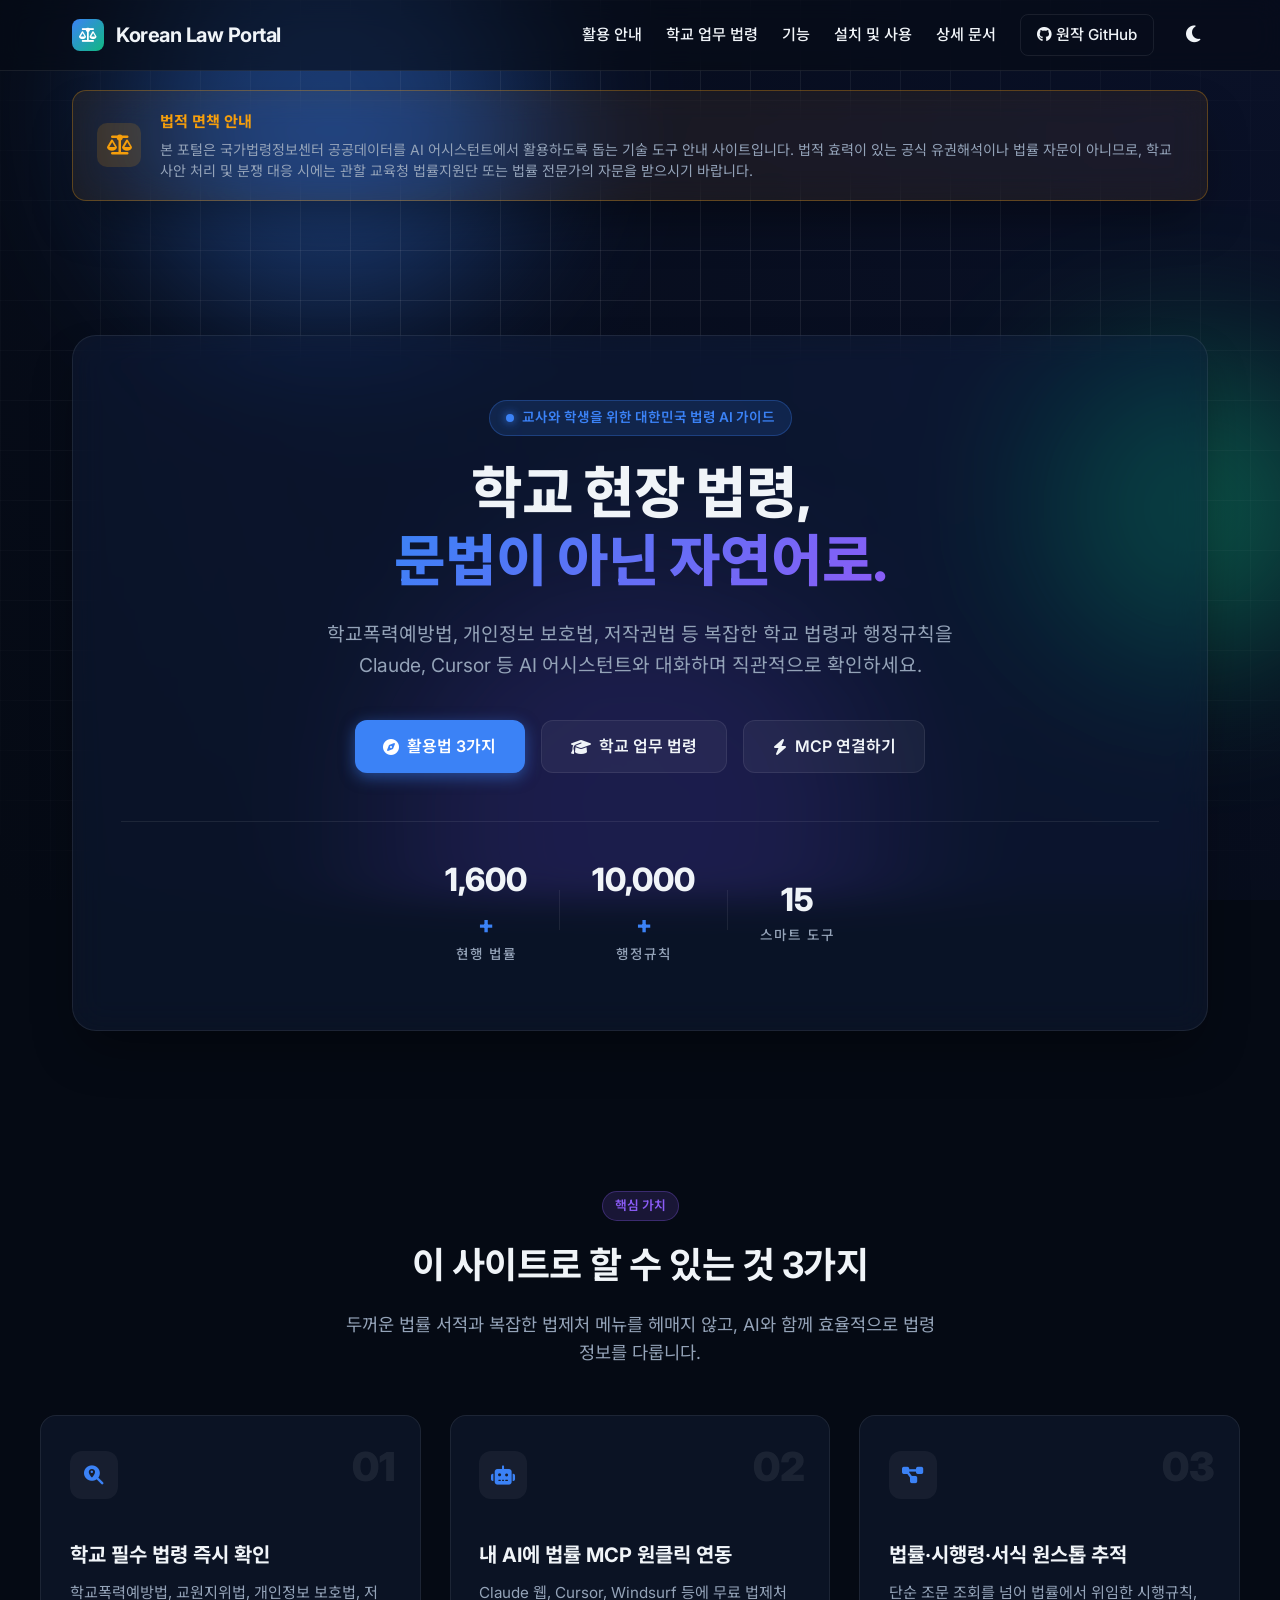
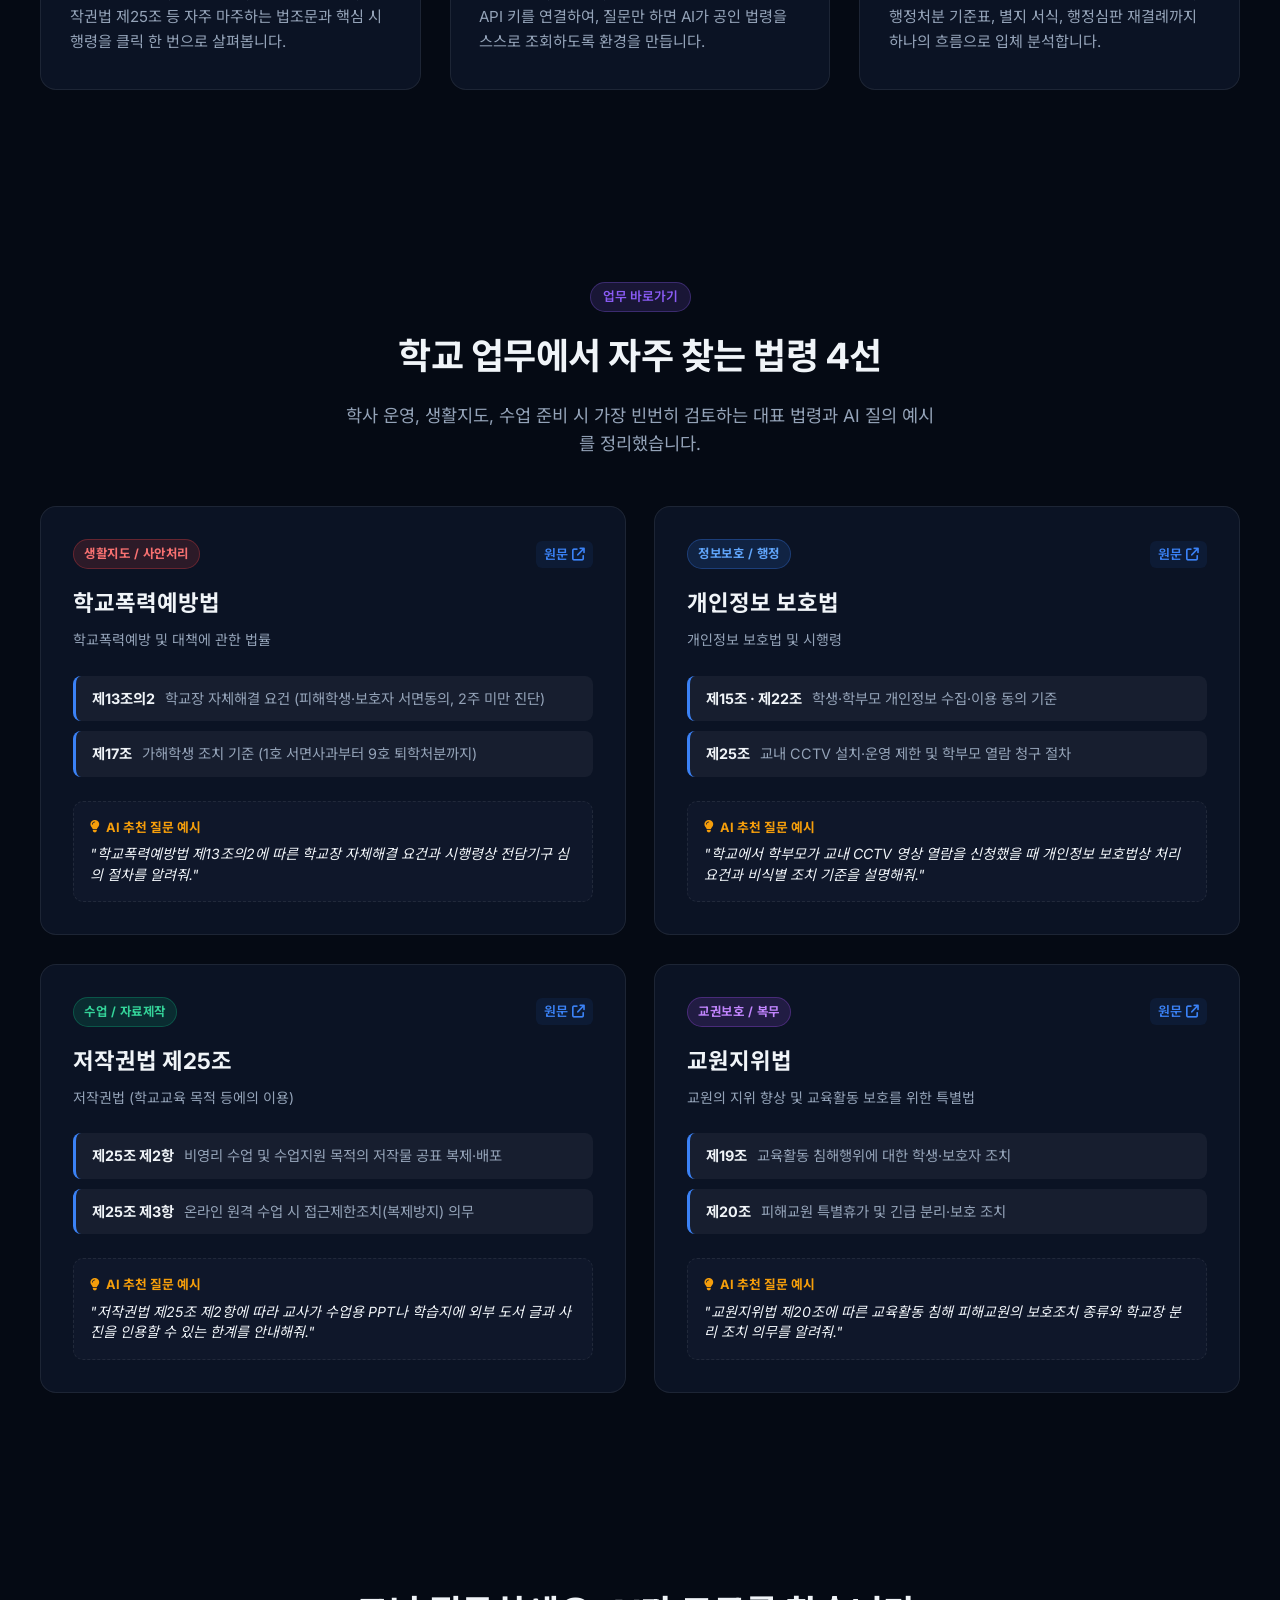
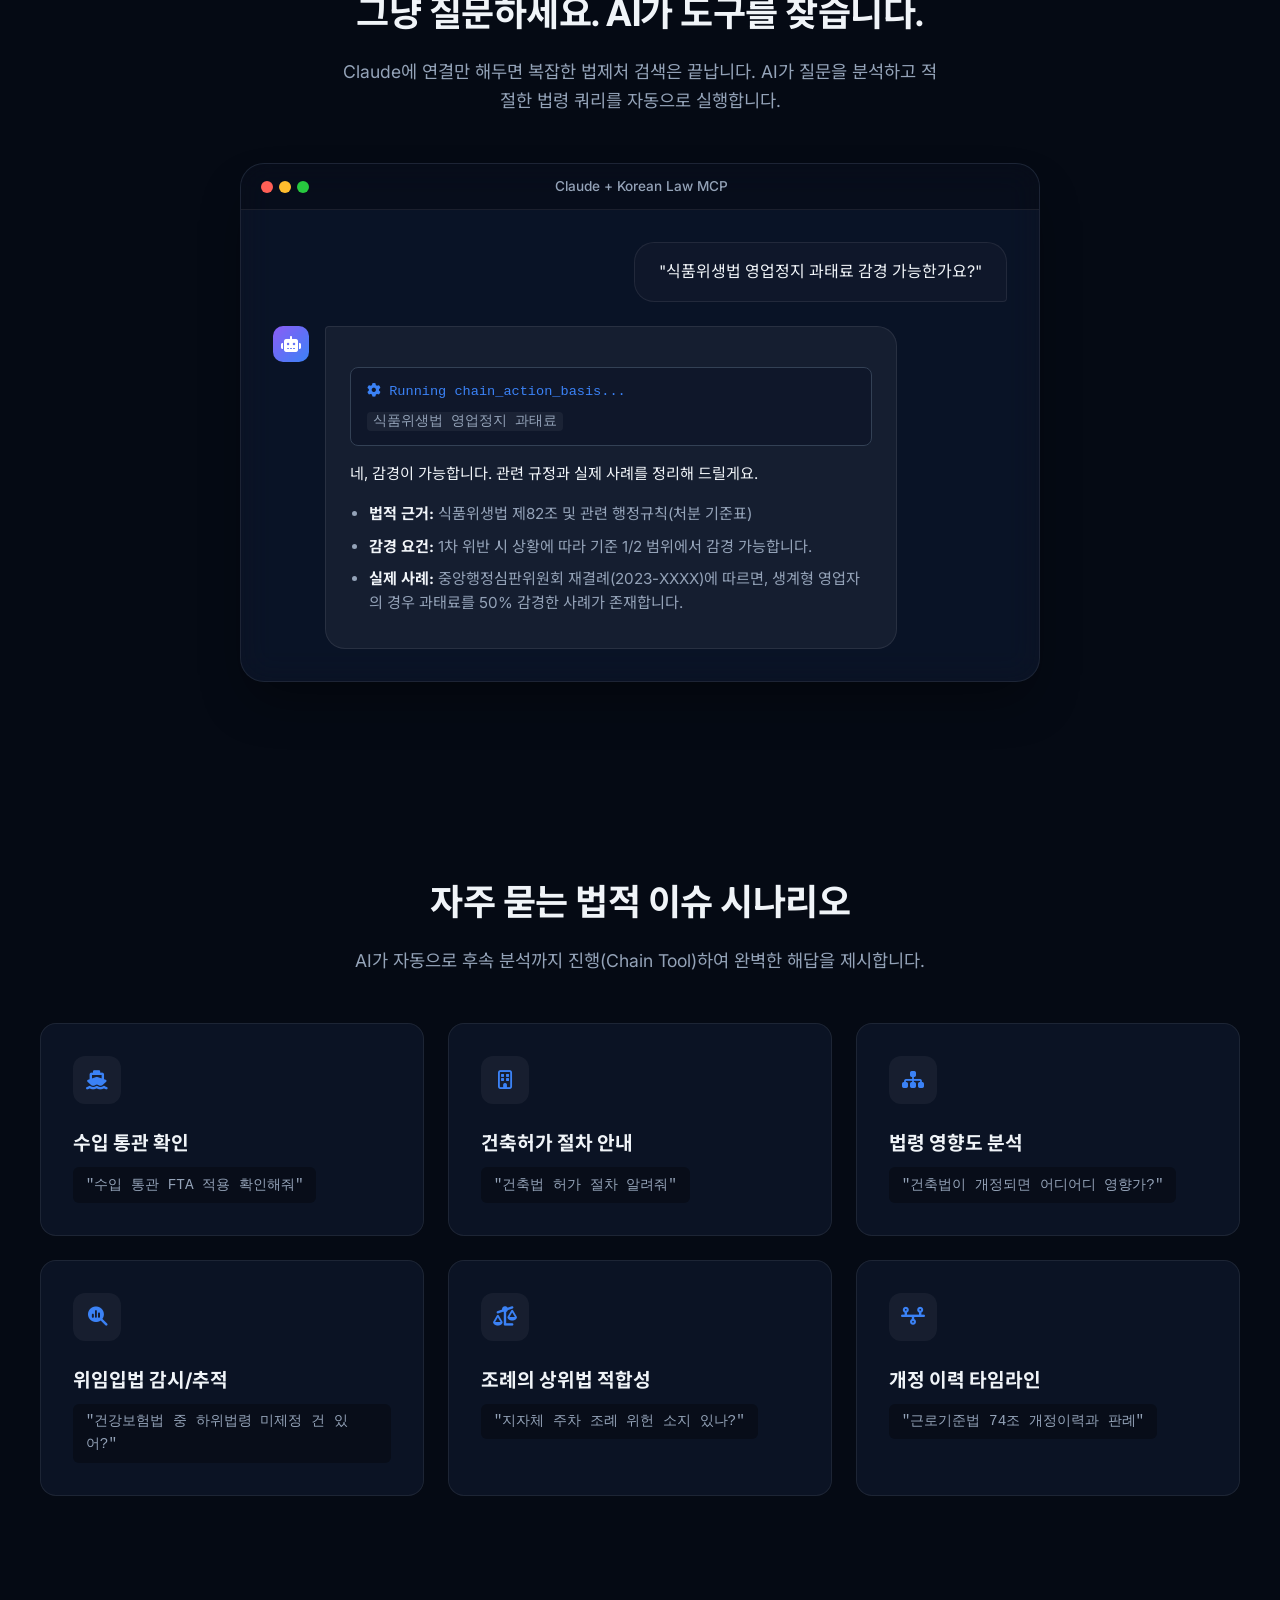
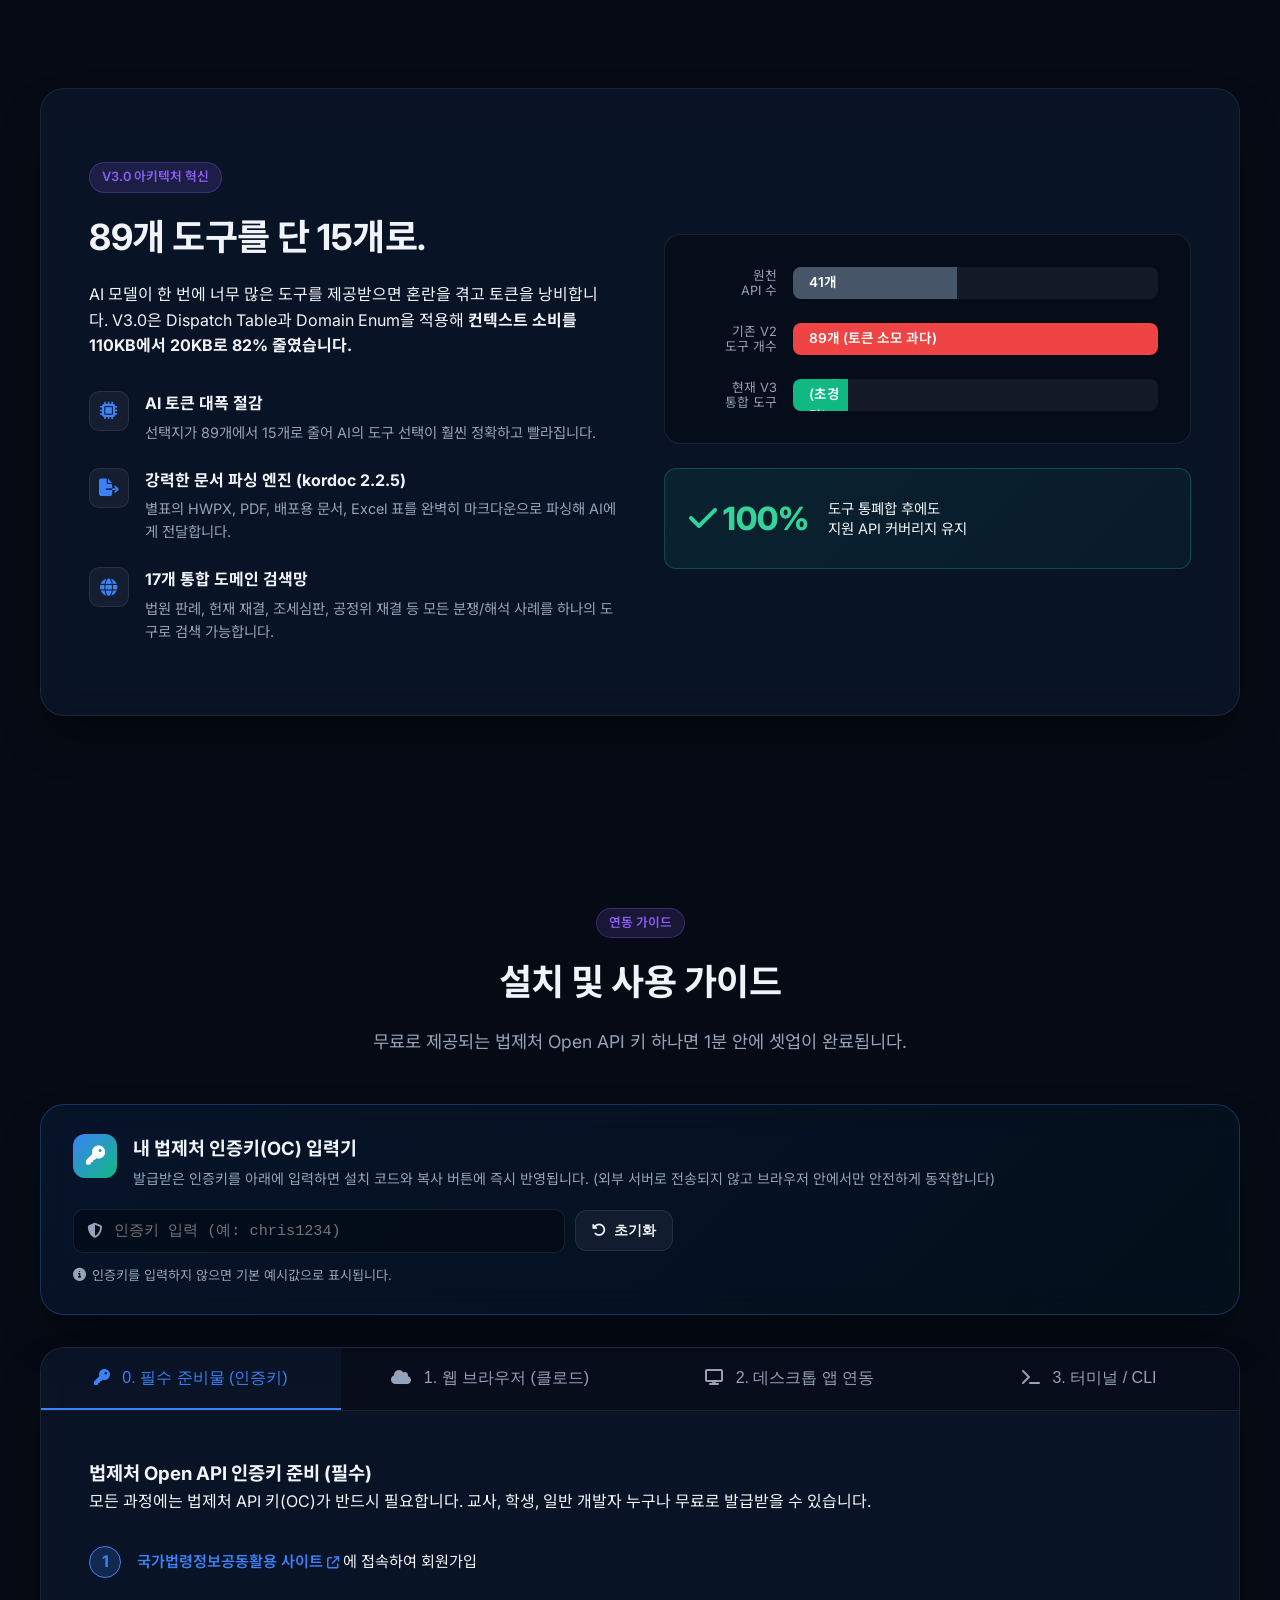
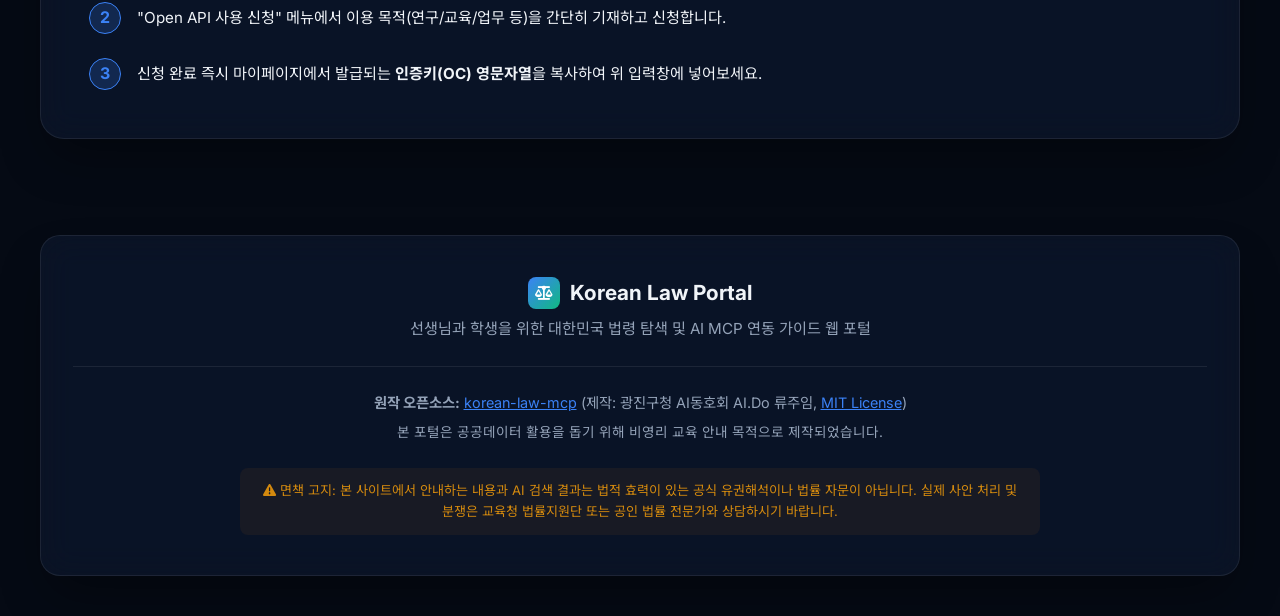
<file: index.html>
<!DOCTYPE html>
<html lang="ko">
<head>
    <meta charset="UTF-8">
    <meta name="viewport" content="width=device-width, initial-scale=1.0">
    <title>Korean Law Portal | 교사를 위한 대한민국 법령 AI 도구 안내</title>
    <meta name="description" content="학교폭력예방법, 개인정보 보호법, 저작권법 제25조 등 학교 업무에 필요한 법령을 AI 어시스턴트로 손쉽게 찾는 교사용 법률 MCP 가이드 포털">
    <meta property="og:title" content="Korean Law Portal | 교사를 위한 대한민국 법령 AI 도구 안내">
    <meta property="og:description" content="학교 현장의 복잡한 법령과 행정규칙을 AI 어시스턴트로 손쉽게 조회하고 활용할 수 있는 가이드 포털">
    <meta property="og:type" content="website">
    <!-- Google Fonts -->
    <link rel="preconnect" href="https://fonts.googleapis.com">
    <link rel="preconnect" href="https://fonts.gstatic.com" crossorigin>
    <link href="https://fonts.googleapis.com/css2?family=Inter:wght@300;400;500;600;700&family=Noto+Sans+KR:wght@300;400;500;700;900&display=swap" rel="stylesheet">
    <!-- FontAwesome -->
    <link rel="stylesheet" href="https://cdnjs.cloudflare.com/ajax/libs/font-awesome/6.4.0/css/all.min.css">
    <link rel="stylesheet" href="style.css">
</head>
<body>
    <div class="bg-animated">
        <div class="orb orb-1"></div>
        <div class="orb orb-2"></div>
        <div class="orb orb-3"></div>
        <div class="grid-overlay"></div>
    </div>
    
    <!-- Navbar -->
    <nav class="glass-nav">
        <div class="container nav-content">
            <div class="logo">
                <div class="logo-icon"><i class="fa-solid fa-scale-balanced"></i></div>
                <span>Korean Law Portal</span>
            </div>
            <div class="nav-links">
                <a href="#three-things">활용 안내</a>
                <a href="#school-laws">학교 업무 법령</a>
                <a href="#features">기능</a>
                <a href="#installation">설치 및 사용</a>
                <a href="docs.html">상세 문서</a>
                <a href="https://github.com/chrisryugj/korean-law-mcp" target="_blank" class="btn-outline"><i class="fa-brands fa-github"></i> 원작 GitHub</a>
                <button class="theme-toggle-btn" id="theme-toggle" aria-label="테마 변경"><i class="fa-solid fa-moon"></i></button>
            </div>
            <button class="mobile-menu-btn"><i class="fa-solid fa-bars"></i></button>
        </div>
    </nav>

    <!-- Legal Disclaimer Banner -->
    <div class="container disclaimer-container">
        <div class="disclaimer-banner glass-panel">
            <div class="disclaimer-icon-wrap">
                <i class="fa-solid fa-scale-balanced"></i>
            </div>
            <div class="disclaimer-body">
                <strong>법적 면책 안내</strong>
                <p>본 포털은 국가법령정보센터 공공데이터를 AI 어시스턴트에서 활용하도록 돕는 기술 도구 안내 사이트입니다. 법적 효력이 있는 공식 유권해석이나 법률 자문이 아니므로, 학교 사안 처리 및 분쟁 대응 시에는 관할 교육청 법률지원단 또는 법률 전문가의 자문을 받으시기 바랍니다.</p>
            </div>
        </div>
    </div>

    <!-- Hero Section -->
    <header class="hero container">
        <div class="hero-content glass-panel" data-tilt>
            <div class="badge">
                <span class="pulse"></span>
                교사와 학생을 위한 대한민국 법령 AI 가이드
            </div>
            <h1>학교 현장 법령,<br><span class="highlight">문법이 아닌 자연어로.</span></h1>
            <p class="subtitle">학교폭력예방법, 개인정보 보호법, 저작권법 등 복잡한 학교 법령과 행정규칙을<br>Claude, Cursor 등 AI 어시스턴트와 대화하며 직관적으로 확인하세요.</p>
            
            <div class="hero-actions">
                <a href="#three-things" class="btn btn-primary"><i class="fa-solid fa-compass"></i> 활용법 3가지</a>
                <a href="#school-laws" class="btn btn-secondary"><i class="fa-solid fa-graduation-cap"></i> 학교 업무 법령</a>
                <a href="#installation" class="btn btn-outline-hero"><i class="fa-solid fa-bolt"></i> MCP 연결하기</a>
            </div>

            <div class="stats-container">
                <div class="stat-item">
                    <span class="stat-value" data-val="1600">0</span><span class="stat-plus">+</span>
                    <span class="stat-label">현행 법률</span>
                </div>
                <div class="stat-border"></div>
                <div class="stat-item">
                    <span class="stat-value" data-val="10000">0</span><span class="stat-plus">+</span>
                    <span class="stat-label">행정규칙</span>
                </div>
                <div class="stat-border"></div>
                <div class="stat-item">
                    <span class="stat-value" data-val="15">0</span>
                    <span class="stat-label">스마트 도구</span>
                </div>
            </div>
        </div>
    </header>

    <!-- 3 Things You Can Do Section -->
    <section id="three-things" class="container section">
        <div class="section-heading text-center">
            <span class="pill-badge">핵심 가치</span>
            <h2 class="section-title">이 사이트로 할 수 있는 것 3가지</h2>
            <p class="section-desc">두꺼운 법률 서적과 복잡한 법제처 메뉴를 헤매지 않고, AI와 함께 효율적으로 법령 정보를 다룹니다.</p>
        </div>

        <div class="grid three-grid">
            <div class="glass-card feature-highlight-card">
                <div class="highlight-number">01</div>
                <div class="card-icon-wrapper"><i class="fa-solid fa-magnifying-glass-location card-icon"></i></div>
                <h3>학교 필수 법령 즉시 확인</h3>
                <p>학교폭력예방법, 교원지위법, 개인정보 보호법, 저작권법 제25조 등 자주 마주하는 법조문과 핵심 시행령을 클릭 한 번으로 살펴봅니다.</p>
            </div>

            <div class="glass-card feature-highlight-card">
                <div class="highlight-number">02</div>
                <div class="card-icon-wrapper"><i class="fa-solid fa-robot card-icon"></i></div>
                <h3>내 AI에 법률 MCP 원클릭 연동</h3>
                <p>Claude 웹, Cursor, Windsurf 등에 무료 법제처 API 키를 연결하여, 질문만 하면 AI가 공인 법령을 스스로 조회하도록 환경을 만듭니다.</p>
            </div>

            <div class="glass-card feature-highlight-card">
                <div class="highlight-number">03</div>
                <div class="card-icon-wrapper"><i class="fa-solid fa-diagram-project card-icon"></i></div>
                <h3>법률·시행령·서식 원스톱 추적</h3>
                <p>단순 조문 조회를 넘어 법률에서 위임한 시행규칙, 행정처분 기준표, 별지 서식, 행정심판 재결례까지 하나의 흐름으로 입체 분석합니다.</p>
            </div>
        </div>
    </section>

    <!-- School Laws Shortcuts Section -->
    <section id="school-laws" class="container section">
        <div class="section-heading text-center">
            <span class="pill-badge">업무 바로가기</span>
            <h2 class="section-title">학교 업무에서 자주 찾는 법령 4선</h2>
            <p class="section-desc">학사 운영, 생활지도, 수업 준비 시 가장 빈번히 검토하는 대표 법령과 AI 질의 예시를 정리했습니다.</p>
        </div>

        <div class="grid cards-grid school-laws-grid">
            <!-- 1. 학폭법 -->
            <div class="glass-card school-law-card">
                <div class="card-top">
                    <span class="law-tag hakpok">생활지도 / 사안처리</span>
                    <a href="https://www.law.go.kr/법령/학교폭력예방및대책에관한법률" target="_blank" rel="noopener noreferrer" class="law-link-btn" title="국가법령정보센터 원문 보기">원문 <i class="fa-solid fa-arrow-up-right-from-square"></i></a>
                </div>
                <h3>학교폭력예방법</h3>
                <p class="law-fullname">학교폭력예방 및 대책에 관한 법률</p>
                <div class="law-points">
                    <div class="law-point-item">
                        <strong>제13조의2</strong> 학교장 자체해결 요건 (피해학생·보호자 서면동의, 2주 미만 진단)
                    </div>
                    <div class="law-point-item">
                        <strong>제17조</strong> 가해학생 조치 기준 (1호 서면사과부터 9호 퇴학처분까지)
                    </div>
                </div>
                <div class="ai-prompt-box">
                    <div class="prompt-label"><i class="fa-solid fa-lightbulb"></i> AI 추천 질문 예시</div>
                    <div class="prompt-text">"학교폭력예방법 제13조의2에 따른 학교장 자체해결 요건과 시행령상 전담기구 심의 절차를 알려줘."</div>
                </div>
            </div>

            <!-- 2. 개인정보 보호법 -->
            <div class="glass-card school-law-card">
                <div class="card-top">
                    <span class="law-tag privacy">정보보호 / 행정</span>
                    <a href="https://www.law.go.kr/법령/개인정보보호법" target="_blank" rel="noopener noreferrer" class="law-link-btn" title="국가법령정보센터 원문 보기">원문 <i class="fa-solid fa-arrow-up-right-from-square"></i></a>
                </div>
                <h3>개인정보 보호법</h3>
                <p class="law-fullname">개인정보 보호법 및 시행령</p>
                <div class="law-points">
                    <div class="law-point-item">
                        <strong>제15조 &middot; 제22조</strong> 학생·학부모 개인정보 수집·이용 동의 기준
                    </div>
                    <div class="law-point-item">
                        <strong>제25조</strong> 교내 CCTV 설치·운영 제한 및 학부모 열람 청구 절차
                    </div>
                </div>
                <div class="ai-prompt-box">
                    <div class="prompt-label"><i class="fa-solid fa-lightbulb"></i> AI 추천 질문 예시</div>
                    <div class="prompt-text">"학교에서 학부모가 교내 CCTV 영상 열람을 신청했을 때 개인정보 보호법상 처리 요건과 비식별 조치 기준을 설명해줘."</div>
                </div>
            </div>

            <!-- 3. 저작권법 제25조 -->
            <div class="glass-card school-law-card">
                <div class="card-top">
                    <span class="law-tag copyright">수업 / 자료제작</span>
                    <a href="https://www.law.go.kr/법령/저작권법" target="_blank" rel="noopener noreferrer" class="law-link-btn" title="국가법령정보센터 원문 보기">원문 <i class="fa-solid fa-arrow-up-right-from-square"></i></a>
                </div>
                <h3>저작권법 제25조</h3>
                <p class="law-fullname">저작권법 (학교교육 목적 등에의 이용)</p>
                <div class="law-points">
                    <div class="law-point-item">
                        <strong>제25조 제2항</strong> 비영리 수업 및 수업지원 목적의 저작물 공표 복제·배포
                    </div>
                    <div class="law-point-item">
                        <strong>제25조 제3항</strong> 온라인 원격 수업 시 접근제한조치(복제방지) 의무
                    </div>
                </div>
                <div class="ai-prompt-box">
                    <div class="prompt-label"><i class="fa-solid fa-lightbulb"></i> AI 추천 질문 예시</div>
                    <div class="prompt-text">"저작권법 제25조 제2항에 따라 교사가 수업용 PPT나 학습지에 외부 도서 글과 사진을 인용할 수 있는 한계를 안내해줘."</div>
                </div>
            </div>

            <!-- 4. 교원지위법 -->
            <div class="glass-card school-law-card">
                <div class="card-top">
                    <span class="law-tag teacher">교권보호 / 복무</span>
                    <a href="https://www.law.go.kr/법령/교원의지위향상및교육활동보호를위한특별법" target="_blank" rel="noopener noreferrer" class="law-link-btn" title="국가법령정보센터 원문 보기">원문 <i class="fa-solid fa-arrow-up-right-from-square"></i></a>
                </div>
                <h3>교원지위법</h3>
                <p class="law-fullname">교원의 지위 향상 및 교육활동 보호를 위한 특별법</p>
                <div class="law-points">
                    <div class="law-point-item">
                        <strong>제19조</strong> 교육활동 침해행위에 대한 학생·보호자 조치
                    </div>
                    <div class="law-point-item">
                        <strong>제20조</strong> 피해교원 특별휴가 및 긴급 분리·보호 조치
                    </div>
                </div>
                <div class="ai-prompt-box">
                    <div class="prompt-label"><i class="fa-solid fa-lightbulb"></i> AI 추천 질문 예시</div>
                    <div class="prompt-text">"교원지위법 제20조에 따른 교육활동 침해 피해교원의 보호조치 종류와 학교장 분리 조치 의무를 알려줘."</div>
                </div>
            </div>
        </div>
    </section>

    <!-- Chat/Demo Section -->
    <section id="demo" class="container section">
        <div class="section-heading text-center">
            <h2 class="section-title">그냥 질문하세요. AI가 도구를 찾습니다.</h2>
            <p class="section-desc">Claude에 연결만 해두면 복잡한 법제처 검색은 끝납니다. AI가 질문을 분석하고 적절한 법령 쿼리를 자동으로 실행합니다.</p>
        </div>
        
        <div class="chat-mockup glass-panel">
            <div class="chat-header">
                <div class="window-controls">
                    <span class="control red"></span>
                    <span class="control yellow"></span>
                    <span class="control green"></span>
                </div>
                <div class="chat-title">Claude + Korean Law MCP</div>
            </div>
            <div class="chat-body" id="chat-body">
                <div class="message user-msg animate-up">
                    "식품위생법 영업정지 과태료 감경 가능한가요?"
                </div>
                <div class="message ai-msg animate-up" style="animation-delay: 0.8s;">
                    <div class="ai-icon"><i class="fa-solid fa-robot"></i></div>
                    <div class="ai-content">
                        <div class="tool-call">
                            <div class="tool-header">
                                <i class="fa-solid fa-gear fa-spin-pulse"></i> <code>Running chain_action_basis...</code>
                            </div>
                            <div class="tool-details">
                                <span class="badge-small">식품위생법 영업정지 과태료</span>
                            </div>
                        </div>
                        <p>네, 감경이 가능합니다. 관련 규정과 실제 사례를 정리해 드릴게요.</p>
                        <ul class="chat-list">
                            <li><strong>법적 근거:</strong> 식품위생법 제82조 및 관련 행정규칙(처분 기준표)</li>
                            <li><strong>감경 요건:</strong> 1차 위반 시 상황에 따라 기준 1/2 범위에서 감경 가능합니다.</li>
                            <li><strong>실제 사례:</strong> 중앙행정심판위원회 재결례(2023-XXXX)에 따르면, 생계형 영업자의 경우 과태료를 50% 감경한 사례가 존재합니다.</li>
                        </ul>
                    </div>
                </div>
            </div>
        </div>
    </section>

    <!-- Use Cases -->
    <section id="use-cases" class="container section">
        <div class="section-heading text-center">
            <h2 class="section-title">자주 묻는 법적 이슈 시나리오</h2>
            <p class="section-desc">AI가 자동으로 후속 분석까지 진행(Chain Tool)하여 완벽한 해답을 제시합니다.</p>
        </div>
        
        <div class="grid cards-grid">
            <div class="glass-card use-case-card">
                <div class="card-icon-wrapper"><i class="fa-solid fa-ship card-icon"></i></div>
                <h3>수입 통관 확인</h3>
                <p class="query">"수입 통관 FTA 적용 확인해줘"</p>
                <div class="hover-reveal">
                    <h4>원스톱 분석 결과</h4>
                    <ul>
                        <li><i class="fa-solid fa-circle-check"></i> 관세법 + 관세청 유권해석 자동 검색</li>
                        <li><i class="fa-solid fa-circle-check"></i> FTA 조약 원문 + 세율 별표 조회</li>
                        <li><i class="fa-solid fa-circle-check"></i> 조세심판원 최신 판결 대조</li>
                    </ul>
                </div>
            </div>

            <div class="glass-card use-case-card">
                <div class="card-icon-wrapper"><i class="fa-regular fa-building card-icon"></i></div>
                <h3>건축허가 절차 안내</h3>
                <p class="query">"건축법 허가 절차 알려줘"</p>
                <div class="hover-reveal">
                    <h4>원스톱 분석 결과</h4>
                    <ul>
                        <li><i class="fa-solid fa-circle-check"></i> 법정 근거 (법률→시행령→시행규칙)</li>
                        <li><i class="fa-solid fa-circle-check"></i> 처리 비용(수수료) 및 관련 서식</li>
                        <li><i class="fa-solid fa-circle-check"></i> 훈령/예규 및 지자체 조례 특칙</li>
                    </ul>
                </div>
            </div>

            <div class="glass-card use-case-card">
                <div class="card-icon-wrapper"><i class="fa-solid fa-sitemap card-icon"></i></div>
                <h3>법령 영향도 분석</h3>
                <p class="query">"건축법이 개정되면 어디어디 영향가?"</p>
                <div class="hover-reveal">
                    <h4>원스톱 분석 결과</h4>
                    <ul>
                        <li><i class="fa-solid fa-circle-check"></i> 연결된 하위법령(시행령/규칙) 매핑</li>
                        <li><i class="fa-solid fa-circle-check"></i> 영향받는 전국 지자체 자치법규 색인</li>
                        <li><i class="fa-solid fa-circle-check"></i> 연계 행정규칙(고시 발령 등) 목록화</li>
                    </ul>
                </div>
            </div>
            
            <div class="glass-card use-case-card">
                <div class="card-icon-wrapper"><i class="fa-solid fa-magnifying-glass-chart card-icon"></i></div>
                <h3>위임입법 감시/추적</h3>
                <p class="query">"건강보험법 중 하위법령 미제정 건 있어?"</p>
                <div class="hover-reveal">
                    <h4>원스톱 분석 결과</h4>
                    <ul>
                        <li><i class="fa-solid fa-circle-check"></i> "대통령령으로 정한다" 조항 필터링</li>
                        <li><i class="fa-solid fa-circle-check"></i> 법체계 분석으로 미제정 하위법령 식별</li>
                    </ul>
                </div>
            </div>

            <div class="glass-card use-case-card">
                <div class="card-icon-wrapper"><i class="fa-solid fa-scale-unbalanced card-icon"></i></div>
                <h3>조례의 상위법 적합성</h3>
                <p class="query">"지자체 주차 조례 위헌 소지 있나?"</p>
                <div class="hover-reveal">
                    <h4>원스톱 분석 결과</h4>
                    <ul>
                        <li><i class="fa-solid fa-circle-check"></i> 헌법재판소 유사 위헌 결정문 조회</li>
                        <li><i class="fa-solid fa-circle-check"></i> 행정심판 위법성 취소 결정 사례 대조</li>
                        <li><i class="fa-solid fa-circle-check"></i> 상위법(주차장법 등) 근거 크로스체크</li>
                    </ul>
                </div>
            </div>

            <div class="glass-card use-case-card">
                <div class="card-icon-wrapper"><i class="fa-solid fa-timeline card-icon"></i></div>
                <h3>개정 이력 타임라인</h3>
                <p class="query">"근로기준법 74조 개정이력과 판례"</p>
                <div class="hover-reveal">
                    <h4>원스톱 분석 결과</h4>
                    <ul>
                        <li><i class="fa-solid fa-circle-check"></i> 조문별 신구대조표 및 개정 타임라인</li>
                        <li><i class="fa-solid fa-circle-check"></i> 조문 연혁과 판례/해석례 시계열 병합</li>
                    </ul>
                </div>
            </div>
        </div>
    </section>

    <!-- Architecture & Features -->
    <section id="features" class="container section">
        <div class="features-wrapper glass-panel">
            <div class="feature-text">
                <br>
                <span class="pill-badge">V3.0 아키텍처 혁신</span>
                <h2 class="section-title text-left">89개 도구를 단 15개로.</h2>
                <p>AI 모델이 한 번에 너무 많은 도구를 제공받으면 혼란을 겪고 토큰을 낭비합니다. V3.0은 Dispatch Table과 Domain Enum을 적용해 <strong>컨텍스트 소비를 110KB에서 20KB로 82% 줄였습니다.</strong></p>
                <ul class="feature-list">
                    <li>
                        <div class="feat-icon"><i class="fa-solid fa-microchip"></i></div>
                        <div>
                            <strong>AI 토큰 대폭 절감</strong>
                            <p>선택지가 89개에서 15개로 줄어 AI의 도구 선택이 훨씬 정확하고 빨라집니다.</p>
                        </div>
                    </li>
                    <li>
                        <div class="feat-icon"><i class="fa-solid fa-file-export"></i></div>
                        <div>
                            <strong>강력한 문서 파싱 엔진 (kordoc 2.2.5)</strong>
                            <p>별표의 HWPX, PDF, 배포용 문서, Excel 표를 완벽히 마크다운으로 파싱해 AI에게 전달합니다.</p>
                        </div>
                    </li>
                    <li>
                        <div class="feat-icon"><i class="fa-solid fa-globe"></i></div>
                        <div>
                            <strong>17개 통합 도메인 검색망</strong>
                            <p>법원 판례, 헌재 재결, 조세심판, 공정위 재결 등 모든 분쟁/해석 사례를 하나의 도구로 검색 가능합니다.</p>
                        </div>
                    </li>
                </ul>
            </div>
            
            <div class="feature-visual">
                <!-- Bar Chart comparing complexity -->
                <div class="chart-container">
                    <div class="chart-row">
                        <div class="chart-label">원천 <br>API 수</div>
                        <div class="chart-bar-wrap"><div class="chart-bar default" style="width: 45%;">41개</div></div>
                    </div>
                    <div class="chart-row">
                        <div class="chart-label">기존 V2 <br>도구 개수</div>
                        <div class="chart-bar-wrap"><div class="chart-bar warning" style="width: 100%;">89개 (토큰 소모 과다)</div></div>
                    </div>
                    <div class="chart-row">
                        <div class="chart-label">현재 V3 <br>통합 도구</div>
                        <div class="chart-bar-wrap"><div class="chart-bar success" style="width: 15%;">15개 (초경량)</div></div>
                    </div>
                </div>

                <div class="kpi-card">
                    <div class="kpi-val"><i class="fa-solid fa-check"></i> 100%</div>
                    <div class="kpi-title">도구 통폐합 후에도<br>지원 API 커버리지 유지</div>
                </div>
            </div>
        </div>
    </section>

    <!-- Installation -->
    <section id="installation" class="container section">
        <div class="section-heading text-center">
            <span class="pill-badge">연동 가이드</span>
            <h2 class="section-title">설치 및 사용 가이드</h2>
            <p class="section-desc">무료로 제공되는 법제처 Open API 키 하나면 1분 안에 셋업이 완료됩니다.</p>
        </div>

        <!-- Interactive Key Helper Panel -->
        <div class="key-helper-panel glass-panel mb-4">
            <div class="key-helper-header">
                <div class="key-icon"><i class="fa-solid fa-key"></i></div>
                <div>
                    <h4>내 법제처 인증키(OC) 입력기</h4>
                    <p>발급받은 인증키를 아래에 입력하면 설치 코드와 복사 버튼에 즉시 반영됩니다. (외부 서버로 전송되지 않고 브라우저 안에서만 안전하게 동작합니다)</p>
                </div>
            </div>
            <div class="key-input-wrapper">
                <div class="input-with-icon">
                    <i class="fa-solid fa-shield-halved input-icon"></i>
                    <input type="text" id="user-oc-input" placeholder="인증키 입력 (예: chris1234)" autocomplete="off" spellcheck="false">
                </div>
                <button type="button" id="clear-oc-btn" class="btn btn-secondary btn-sm"><i class="fa-solid fa-rotate-left"></i> 초기화</button>
            </div>
            <div class="key-status-msg" id="key-status-msg">
                <i class="fa-solid fa-circle-info"></i> 인증키를 입력하지 않으면 기본 예시값으로 표시됩니다.
            </div>
        </div>
        
        <div class="tabs-container glass-panel">
            <div class="tabs-header">
                <button class="tab-btn active" data-target="tab-apikey"><i class="fa-solid fa-key"></i> 0. 필수 준비물 (인증키)</button>
                <button class="tab-btn" data-target="tab-web"><i class="fa-solid fa-cloud"></i> 1. 웹 브라우저 (클로드)</button>
                <button class="tab-btn" data-target="tab-desktop"><i class="fa-solid fa-display"></i> 2. 데스크톱 앱 연동</button>
                <button class="tab-btn" data-target="tab-cli"><i class="fa-solid fa-terminal"></i> 3. 터미널 / CLI</button>
            </div>
            
            <div class="tabs-content">
                <div id="tab-apikey" class="tab-pane active fade-in">
                    <h3>법제처 Open API 인증키 준비 (필수)</h3>
                    <p class="mb-4">모든 과정에는 법제처 API 키(OC)가 반드시 필요합니다. 교사, 학생, 일반 개발자 누구나 무료로 발급받을 수 있습니다.</p>
                    <div class="step-guide">
                        <div class="step">
                            <div class="step-num">1</div>
                            <div class="step-desc">
                                <a href="https://open.law.go.kr/LSO/openApi/guideList.do" target="_blank" rel="noopener noreferrer" class="glow-link">국가법령정보공동활용 사이트 <i class="fa-solid fa-arrow-up-right-from-square" style="font-size:0.8em"></i></a> 에 접속하여 회원가입
                            </div>
                        </div>
                        <div class="step">
                            <div class="step-num">2</div>
                            <div class="step-desc">"Open API 사용 신청" 메뉴에서 이용 목적(연구/교육/업무 등)을 간단히 기재하고 신청합니다.</div>
                        </div>
                        <div class="step">
                            <div class="step-num">3</div>
                            <div class="step-desc">신청 완료 즉시 마이페이지에서 발급되는 <strong>인증키(OC) 영문자열</strong>을 복사하여 위 입력창에 넣어보세요.</div>
                        </div>
                    </div>
                </div>
                
                <div id="tab-web" class="tab-pane">
                    <h3>Claude.ai 웹에서 즉시 사용 (설치 불필요)</h3>
                    <p class="mb-4">Claude 웹의 <strong>커스텀 커넥터</strong> 기능을 활용하면 프로그램 설치 없이도 법률 도구를 추가할 수 있습니다. (Claude Pro/Team 구독 필요)</p>
                    <div class="code-block-wrapper">
                        <div class="code-header">
                            <span>커넥터 URL 추가</span>
                            <button class="copy-btn" id="copy-web-btn" data-copy="https://korean-law-mcp.fly.dev/mcp?oc=YOUR_KEY"><i class="fa-regular fa-copy"></i> Copy</button>
                        </div>
                        <pre><code id="code-web-url">https://korean-law-mcp.fly.dev/mcp?oc=<span class="highlight-text key-placeholder">본인인증키</span></code></pre>
                    </div>
                    <ul class="info-list">
                        <li>Claude 화면 우측 하단 프로필 &gt; 설정(Settings) &gt; 커넥터(Connectors) &gt; <strong>커스텀 커넥터 추가</strong> 선택</li>
                        <li>위의 URL 주소를 그대로 입력하고 저장합니다.</li>
                        <li>커넥터 상세 설정에서 도구 권한을 <strong>'항상 허용(Always allow)'</strong>으로 지정하면 매번 확인창 없이 빠르게 실행됩니다.</li>
                    </ul>
                </div>

                <div id="tab-desktop" class="tab-pane">
                    <h3>Cursor, Windsurf, Claude Desktop 등 연동</h3>
                    <p class="mb-4">AI 데스크톱 프로그램의 MCP 서버 설정 파일(`mcp.json` 또는 `claude_desktop_config.json`)에 아래 내용을 추가합니다.</p>
                    <div class="code-block-wrapper">
                        <div class="code-header">
                            <span>mcp.json 또는 claude_desktop_config.json</span>
                            <button class="copy-btn" id="copy-desktop-btn" data-copy='{ "mcpServers": { "korean-law": { "url": "https://korean-law-mcp.fly.dev/mcp?oc=YOUR_KEY" } } }'><i class="fa-regular fa-copy"></i> Copy</button>
                        </div>
<pre><code id="code-desktop-json">{
  <span class="json-key">"mcpServers"</span>: {
    <span class="json-key">"korean-law"</span>: {
      <span class="json-key">"url"</span>: <span class="json-string">"https://korean-law-mcp.fly.dev/mcp?oc=<span class="highlight-text key-placeholder">본인인증키</span>"</span>
    }
  }
}</code></pre>
                    </div>
                    <p class="mt-4 info-text"><i class="fa-solid fa-circle-info"></i> 설정을 저장한 뒤 앱을 완전히 재실행하면 AI에게 대한민국 법령 도구가 즉시 주입됩니다.</p>
                </div>

                <div id="tab-cli" class="tab-pane">
                    <h3>내 컴퓨터 터미널에서 직접 실행하기 (CLI)</h3>
                    <p class="mb-4">Node.js 환경이 설치되어 있다면 터미널 명령어 한 줄로 프롬프트 질의가 가능합니다.</p>
                    <div class="code-block-wrapper">
                        <div class="code-header">
                            <span>Terminal (Bash / PowerShell / Zsh)</span>
                            <button class="copy-btn" id="copy-cli-btn" data-copy="npx korean-law-mcp setup"><i class="fa-regular fa-copy"></i> Copy</button>
                        </div>
<pre><code id="code-cli-block"><span class="cmd-comment"># 대화형 설치 마법사 실행 (가장 추천)</span>
<span class="cmd-command">npx</span> korean-law-mcp setup

<span class="cmd-comment"># 환경 변수로 인증키 등록 시</span>
<span class="cmd-command">export</span> LAW_OC=<span class="key-placeholder">본인인증키</span>     <span class="cmd-comment"># Mac / Linux</span>
<span class="cmd-command">$env:LAW_OC</span>="<span class="key-placeholder">본인인증키</span>"  <span class="cmd-comment"># Windows PowerShell</span>

<span class="cmd-comment"># 터미널에서 직접 질의 실행</span>
<span class="cmd-command">korean-law</span> "학교폭력예방법 제13조의2 요건 알려줘"</code></pre>
                    </div>
                </div>
            </div>
        </div>
    </section>

    <!-- Footer -->
    <footer class="footer">
        <div class="container footer-content glass-panel">
            <div class="footer-brand">
                <div class="logo-icon"><i class="fa-solid fa-scale-balanced"></i></div>
                <strong>Korean Law Portal</strong>
            </div>
            <p class="footer-desc">
                선생님과 학생을 위한 대한민국 법령 탐색 및 AI MCP 연동 가이드 웹 포털
            </p>
            <div class="footer-attribution">
                <p>
                    <strong>원작 오픈소스:</strong> <a href="https://github.com/chrisryugj/korean-law-mcp" target="_blank" rel="noopener noreferrer">korean-law-mcp</a> (제작: 광진구청 AI동호회 AI.Do 류주임, <a href="https://github.com/chrisryugj/korean-law-mcp/blob/main/LICENSE" target="_blank" rel="noopener noreferrer">MIT License</a>)
                </p>
                <p class="footer-notice">
                    본 포털은 공공데이터 활용을 돕기 위해 비영리 교육 안내 목적으로 제작되었습니다.
                </p>
                <p class="footer-disclaimer">
                    <i class="fa-solid fa-triangle-exclamation"></i> 면책 고지: 본 사이트에서 안내하는 내용과 AI 검색 결과는 법적 효력이 있는 공식 유권해석이나 법률 자문이 아닙니다. 실제 사안 처리 및 분쟁은 교육청 법률지원단 또는 공인 법률 전문가와 상담하시기 바랍니다.
                </p>
            </div>
        </div>
    </footer>

    <script src="script.js"></script>
</body>
</html>
</file>
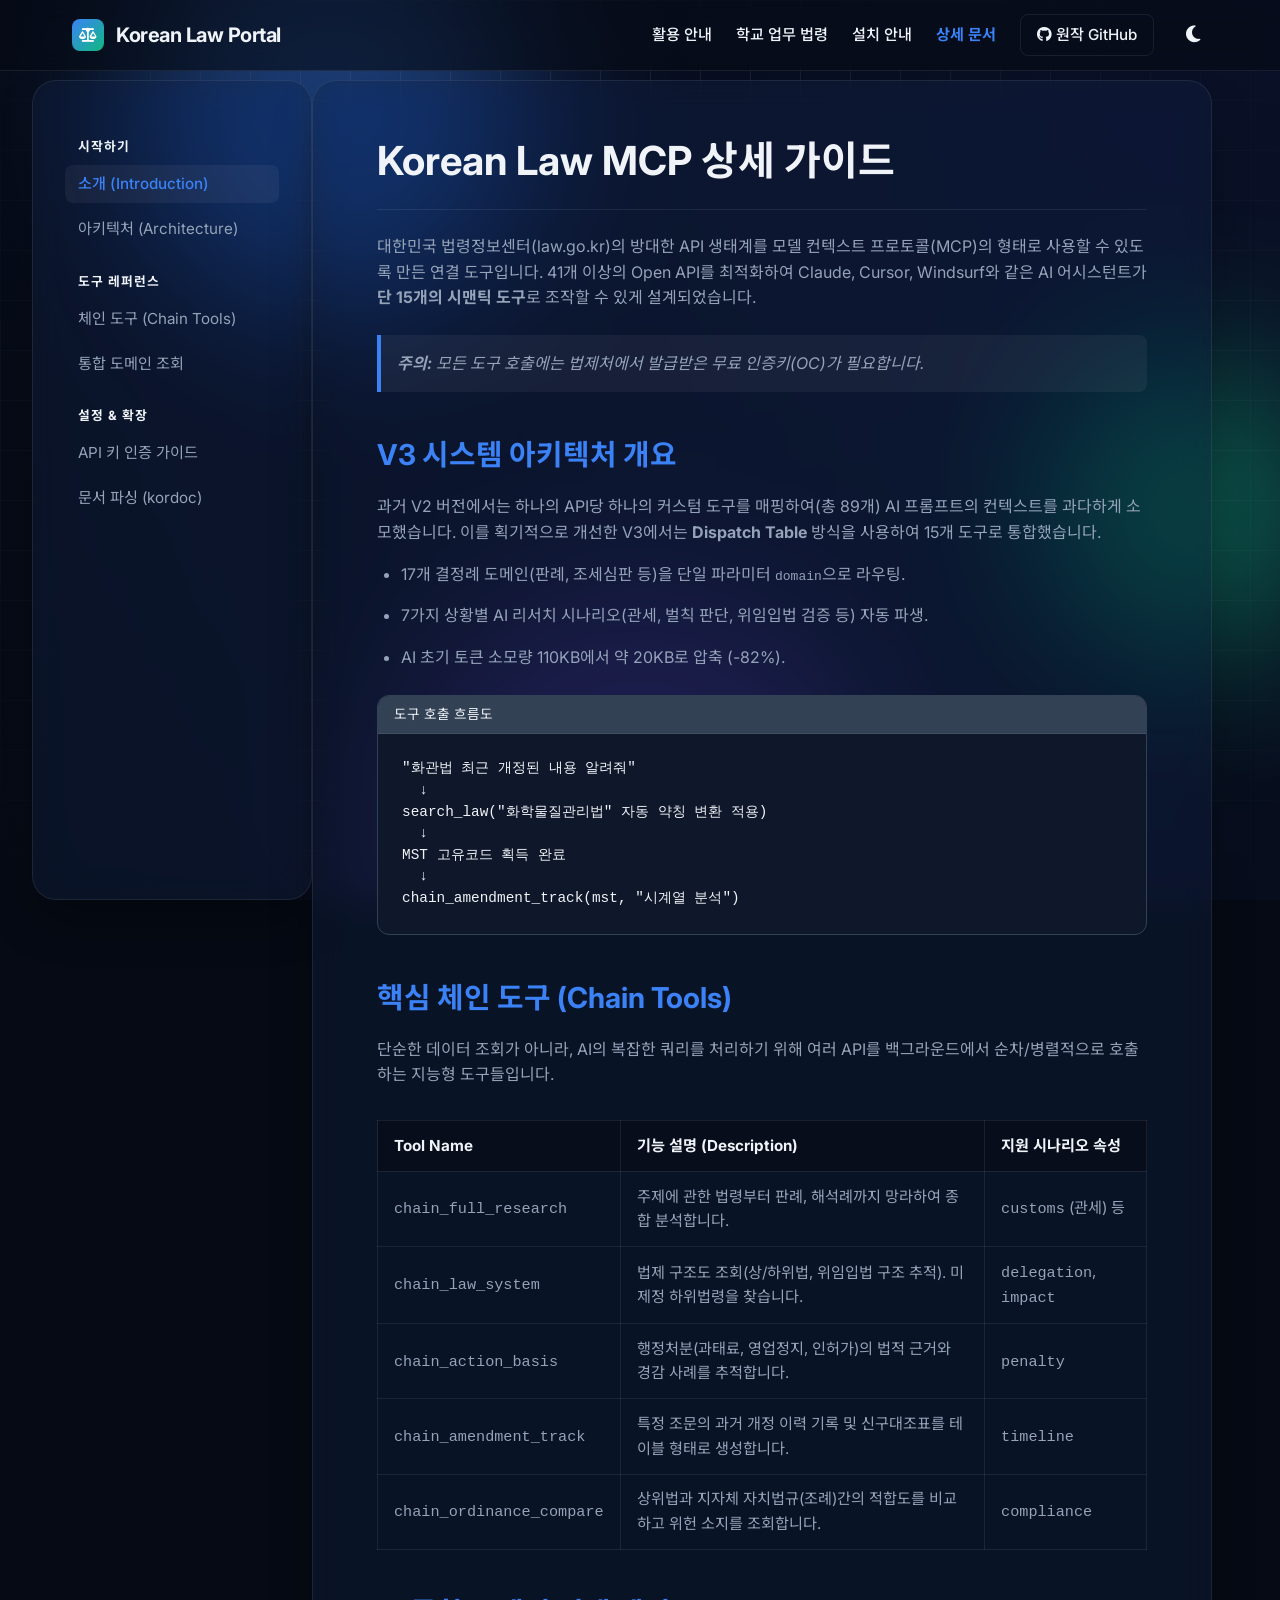
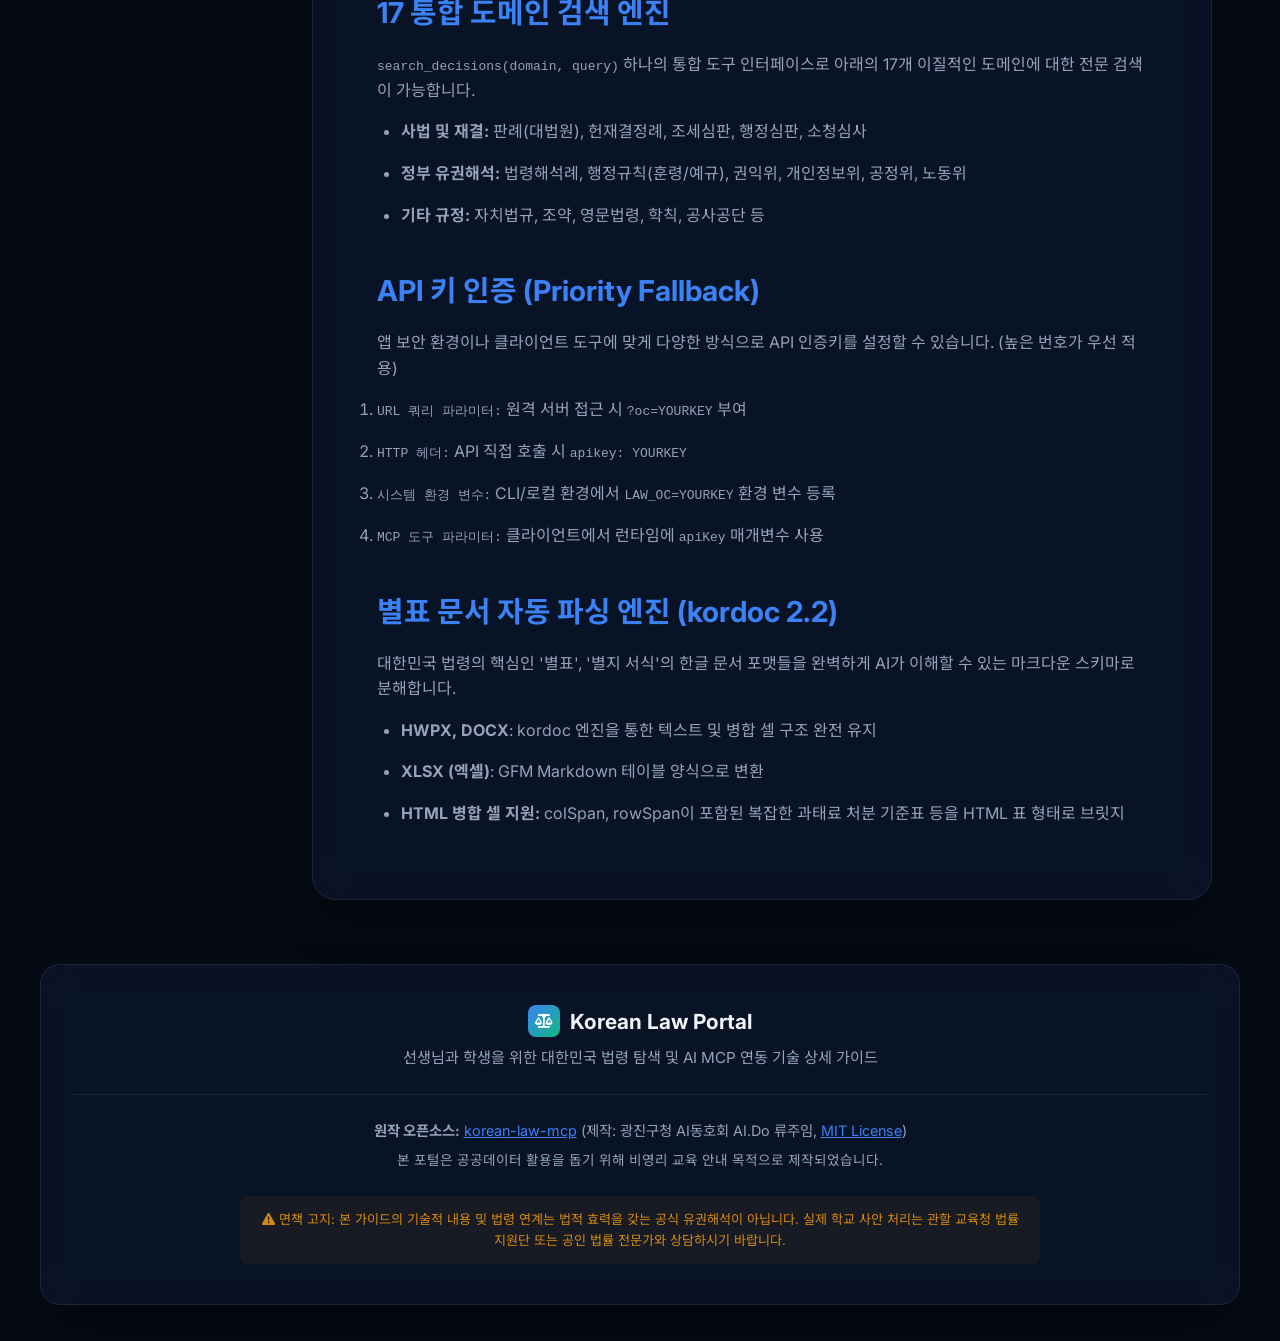
<file: docs.html>
<!DOCTYPE html>
<html lang="ko">
<head>
    <meta charset="UTF-8">
    <meta name="viewport" content="width=device-width, initial-scale=1.0">
    <title>상세 가이드 | Korean Law Portal</title>
    <meta name="description" content="Korean Law Portal의 15개 도구 아키텍처, 체인 도구, 17개 결정례 도메인 및 API 키 설정 가이드">
    <meta property="og:title" content="상세 가이드 | Korean Law Portal">
    <meta property="og:description" content="법제처 41개 Open API를 15개 AI 스마트 도구로 연결하는 기술 문서">
    <meta property="og:type" content="article">
    <!-- Google Fonts -->
    <link rel="preconnect" href="https://fonts.googleapis.com">
    <link rel="preconnect" href="https://fonts.gstatic.com" crossorigin>
    <link href="https://fonts.googleapis.com/css2?family=Inter:wght@300;400;500;600;700&family=Noto+Sans+KR:wght@300;400;500;700;900&display=swap" rel="stylesheet">
    <!-- FontAwesome -->
    <link rel="stylesheet" href="https://cdnjs.cloudflare.com/ajax/libs/font-awesome/6.4.0/css/all.min.css">
    <link rel="stylesheet" href="style.css">
</head>
<body>
    <div class="bg-animated">
        <div class="orb orb-1"></div>
        <div class="orb orb-2"></div>
        <div class="orb orb-3"></div>
        <div class="grid-overlay"></div>
    </div>
    
    <!-- Navbar -->
    <nav class="glass-nav">
        <div class="container nav-content">
            <a href="index.html" class="logo">
                <div class="logo-icon"><i class="fa-solid fa-scale-balanced"></i></div>
                <span>Korean Law Portal</span>
            </a>
            <div class="nav-links">
                <a href="index.html#three-things">활용 안내</a>
                <a href="index.html#school-laws">학교 업무 법령</a>
                <a href="index.html#installation">설치 안내</a>
                <a href="docs.html" style="color:var(--primary); font-weight:700;">상세 문서</a>
                <a href="https://github.com/chrisryugj/korean-law-mcp" target="_blank" class="btn-outline"><i class="fa-brands fa-github"></i> 원작 GitHub</a>
                <button class="theme-toggle-btn" id="theme-toggle" aria-label="테마 변경"><i class="fa-solid fa-moon"></i></button>
            </div>
            <button class="mobile-menu-btn"><i class="fa-solid fa-bars"></i></button>
        </div>
    </nav>

    <!-- Docs Layout -->
    <div class="docs-layout container">
        <!-- Sidebar -->
        <aside class="docs-sidebar glass-panel">
            <div class="heading">시작하기</div>
            <ul>
                <li><a href="#intro" class="active">소개 (Introduction)</a></li>
                <li><a href="#architecture">아키텍처 (Architecture)</a></li>
            </ul>
            
            <div class="heading">도구 레퍼런스</div>
            <ul>
                <li><a href="#chain-tools">체인 도구 (Chain Tools)</a></li>
                <li><a href="#unified-tools">통합 도메인 조회</a></li>
            </ul>
            
            <div class="heading">설정 & 확장</div>
            <ul>
                <li><a href="#api-key">API 키 인증 가이드</a></li>
                <li><a href="#troubleshooting">문서 파싱 (kordoc)</a></li>
            </ul>
        </aside>

        <!-- Main Content -->
        <main class="docs-content glass-panel" style="margin-bottom: 4rem;">
            <section id="intro">
                <h1>Korean Law MCP 상세 가이드</h1>
                <p>대한민국 법령정보센터(law.go.kr)의 방대한 API 생태계를 모델 컨텍스트 프로토콜(MCP)의 형태로 사용할 수 있도록 만든 연결 도구입니다. 41개 이상의 Open API를 최적화하여 Claude, Cursor, Windsurf와 같은 AI 어시스턴트가 <strong>단 15개의 시맨틱 도구</strong>로 조작할 수 있게 설계되었습니다.</p>
                <blockquote><strong>주의:</strong> 모든 도구 호출에는 법제처에서 발급받은 무료 인증키(OC)가 필요합니다.</blockquote>
            </section>

            <section id="architecture">
                <h2>V3 시스템 아키텍처 개요</h2>
                <p>과거 V2 버전에서는 하나의 API당 하나의 커스텀 도구를 매핑하여(총 89개) AI 프롬프트의 컨텍스트를 과다하게 소모했습니다. 이를 획기적으로 개선한 V3에서는 <strong>Dispatch Table</strong> 방식을 사용하여 15개 도구로 통합했습니다.</p>
                <ul>
                    <li>17개 결정례 도메인(판례, 조세심판 등)을 단일 파라미터 <code>domain</code>으로 라우팅.</li>
                    <li>7가지 상황별 AI 리서치 시나리오(관세, 벌칙 판단, 위임입법 검증 등) 자동 파생.</li>
                    <li>AI 초기 토큰 소모량 110KB에서 약 20KB로 압축 (-82%).</li>
                </ul>
                
                <div class="code-block-wrapper">
                    <div class="code-header">
                        <span>도구 호출 흐름도</span>
                    </div>
<pre><code>"화관법 최근 개정된 내용 알려줘"
  ↓
search_law("화학물질관리법" 자동 약칭 변환 적용)
  ↓
MST 고유코드 획득 완료
  ↓
chain_amendment_track(mst, "시계열 분석")</code></pre>
                </div>
            </section>

            <section id="chain-tools">
                <h2>핵심 체인 도구 (Chain Tools)</h2>
                <p>단순한 데이터 조회가 아니라, AI의 복잡한 쿼리를 처리하기 위해 여러 API를 백그라운드에서 순차/병렬적으로 호출하는 지능형 도구들입니다.</p>
                <table>
                    <thead>
                        <tr>
                            <th>Tool Name</th>
                            <th>기능 설명 (Description)</th>
                            <th>지원 시나리오 속성</th>
                        </tr>
                    </thead>
                    <tbody>
                        <tr>
                            <td><code>chain_full_research</code></td>
                            <td>주제에 관한 법령부터 판례, 해석례까지 망라하여 종합 분석합니다.</td>
                            <td><code>customs</code> (관세) 등</td>
                        </tr>
                        <tr>
                            <td><code>chain_law_system</code></td>
                            <td>법제 구조도 조회(상/하위법, 위임입법 구조 추적). 미제정 하위법령을 찾습니다.</td>
                            <td><code>delegation</code>, <code>impact</code></td>
                        </tr>
                        <tr>
                            <td><code>chain_action_basis</code></td>
                            <td>행정처분(과태료, 영업정지, 인허가)의 법적 근거와 경감 사례를 추적합니다.</td>
                            <td><code>penalty</code></td>
                        </tr>
                        <tr>
                            <td><code>chain_amendment_track</code></td>
                            <td>특정 조문의 과거 개정 이력 기록 및 신구대조표를 테이블 형태로 생성합니다.</td>
                            <td><code>timeline</code></td>
                        </tr>
                        <tr>
                            <td><code>chain_ordinance_compare</code></td>
                            <td>상위법과 지자체 자치법규(조례)간의 적합도를 비교하고 위헌 소지를 조회합니다.</td>
                            <td><code>compliance</code></td>
                        </tr>
                    </tbody>
                </table>
            </section>

            <section id="unified-tools">
                <h2>17 통합 도메인 검색 엔진</h2>
                <p><code>search_decisions(domain, query)</code> 하나의 통합 도구 인터페이스로 아래의 17개 이질적인 도메인에 대한 전문 검색이 가능합니다.</p>
                <ul>
                    <li><strong>사법 및 재결:</strong> 판례(대법원), 헌재결정례, 조세심판, 행정심판, 소청심사</li>
                    <li><strong>정부 유권해석:</strong> 법령해석례, 행정규칙(훈령/예규), 권익위, 개인정보위, 공정위, 노동위</li>
                    <li><strong>기타 규정:</strong> 자치법규, 조약, 영문법령, 학칙, 공사공단 등</li>
                </ul>
            </section>
            
            <section id="api-key">
                <h2>API 키 인증 (Priority Fallback)</h2>
                <p>앱 보안 환경이나 클라이언트 도구에 맞게 다양한 방식으로 API 인증키를 설정할 수 있습니다. (높은 번호가 우선 적용)</p>
                <ol>
                    <li><code>URL 쿼리 파라미터:</code> 원격 서버 접근 시 <code>?oc=YOURKEY</code> 부여</li>
                    <li><code>HTTP 헤더:</code> API 직접 호출 시 <code>apikey: YOURKEY</code></li>
                    <li><code>시스템 환경 변수:</code> CLI/로컬 환경에서 <code>LAW_OC=YOURKEY</code> 환경 변수 등록</li>
                    <li><code>MCP 도구 파라미터:</code> 클라이언트에서 런타임에 <code>apiKey</code> 매개변수 사용</li>
                </ol>
            </section>

            <section id="troubleshooting">
                <h2>별표 문서 자동 파싱 엔진 (kordoc 2.2)</h2>
                <p>대한민국 법령의 핵심인 '별표', '별지 서식'의 한글 문서 포맷들을 완벽하게 AI가 이해할 수 있는 마크다운 스키마로 분해합니다.</p>
                <ul>
                    <li><strong>HWPX, DOCX</strong>: kordoc 엔진을 통한 텍스트 및 병합 셀 구조 완전 유지</li>
                    <li><strong>XLSX (엑셀)</strong>: GFM Markdown 테이블 양식으로 변환</li>
                    <li><strong>HTML 병합 셀 지원:</strong> colSpan, rowSpan이 포함된 복잡한 과태료 처분 기준표 등을 HTML 표 형태로 브릿지</li>
                </ul>
            </section>
        </main>
    </div>

    <!-- Footer -->
    <footer class="footer">
        <div class="container footer-content glass-panel">
            <div class="footer-brand">
                <div class="logo-icon"><i class="fa-solid fa-scale-balanced"></i></div>
                <strong>Korean Law Portal</strong>
            </div>
            <p class="footer-desc">
                선생님과 학생을 위한 대한민국 법령 탐색 및 AI MCP 연동 기술 상세 가이드
            </p>
            <div class="footer-attribution">
                <p>
                    <strong>원작 오픈소스:</strong> <a href="https://github.com/chrisryugj/korean-law-mcp" target="_blank" rel="noopener noreferrer">korean-law-mcp</a> (제작: 광진구청 AI동호회 AI.Do 류주임, <a href="https://github.com/chrisryugj/korean-law-mcp/blob/main/LICENSE" target="_blank" rel="noopener noreferrer">MIT License</a>)
                </p>
                <p class="footer-notice">
                    본 포털은 공공데이터 활용을 돕기 위해 비영리 교육 안내 목적으로 제작되었습니다.
                </p>
                <p class="footer-disclaimer">
                    <i class="fa-solid fa-triangle-exclamation"></i> 면책 고지: 본 가이드의 기술적 내용 및 법령 연계는 법적 효력을 갖는 공식 유권해석이 아닙니다. 실제 학교 사안 처리는 관할 교육청 법률지원단 또는 공인 법률 전문가와 상담하시기 바랍니다.
                </p>
            </div>
        </div>
    </footer>

    <!-- Active Sidebar Logic -->
    <script>
        document.addEventListener('DOMContentLoaded', () => {
            const sidebarLinks = document.querySelectorAll('.docs-sidebar a');
            const sections = document.querySelectorAll('.docs-content section');

            // Scrollspy mechanism
            const observer = new IntersectionObserver(entries => {
                entries.forEach(entry => {
                    if(entry.isIntersecting) {
                        const id = entry.target.getAttribute('id');
                        sidebarLinks.forEach(link => {
                            if(link.getAttribute('href') === '#' + id) {
                                link.classList.add('active');
                            } else {
                                link.classList.remove('active');
                            }
                        });
                    }
                });
            }, { rootMargin: "-80px 0px -60% 0px" });

            sections.forEach(sec => observer.observe(sec));
        });
    </script>
    <script src="script.js"></script>
</body>
</html>
</file>
<file: style.css>
/* CSS Reset & Roots */
* {
    margin: 0;
    padding: 0;
    box-sizing: border-box;
}

:root {
    /* Default Dark Theme Variables */
    --bg-dark: #050a14;
    --card-bg: rgba(22, 33, 62, 0.4);
    --card-bg-hover: rgba(30, 41, 75, 0.6);
    --glass-border: rgba(255, 255, 255, 0.08);
    --glass-border-hover: rgba(59, 130, 246, 0.4);
    --text-main: #f0f4f8;
    --text-muted: #94a3b8;
    --primary: #3b82f6;
    --primary-glow: rgba(59, 130, 246, 0.5);
    --secondary: #10b981;
    --accent: #8b5cf6;
    --code-bg: #0f172a;
    --code-border: #334155;
    --header-bg: rgba(0,0,0,0.3);
    --nav-bg: rgba(5, 10, 20, 0.6);
    --nav-bg-scrolled: rgba(5, 10, 20, 0.85);
    --icon-bg: rgba(255,255,255,0.05);
    --hover-reveal-bg: rgba(15, 23, 42, 0.95);
    --button-secondary-bg: rgba(255, 255, 255, 0.05);
    --button-secondary-hover: rgba(255, 255, 255, 0.1);
    
    --font-sans: 'Inter', 'Pretendard', 'Noto Sans KR', sans-serif;
}

/* Light Theme Overrides */
body.light-theme {
    --bg-dark: #f1f5f9;
    --card-bg: rgba(255, 255, 255, 0.6);
    --card-bg-hover: rgba(255, 255, 255, 0.9);
    --glass-border: rgba(0, 0, 0, 0.08);
    --glass-border-hover: rgba(59, 130, 246, 0.5);
    --text-main: #0f172a;
    --text-muted: #475569;
    --primary: #2563eb;
    --primary-glow: rgba(37, 99, 235, 0.3);
    --secondary: #059669;
    --accent: #7c3aed;
    --code-bg: #e2e8f0;
    --code-border: #cbd5e1;
    --header-bg: rgba(255,255,255,0.5);
    --nav-bg: rgba(241, 245, 249, 0.7);
    --nav-bg-scrolled: rgba(241, 245, 249, 0.95);
    --icon-bg: rgba(0,0,0,0.05);
    --hover-reveal-bg: rgba(255, 255, 255, 0.95);
    --button-secondary-bg: rgba(0, 0, 0, 0.05);
    --button-secondary-hover: rgba(0, 0, 0, 0.1);
}

body {
    font-family: var(--font-sans);
    background-color: var(--bg-dark);
    color: var(--text-main);
    line-height: 1.6;
    overflow-x: hidden;
    scroll-behavior: smooth;
    transition: background-color 0.4s ease, color 0.4s ease;
}

/* Background Animations */
.bg-animated {
    position: fixed;
    top: 0; left: 0; width: 100vw; height: 100vh;
    z-index: -1;
    overflow: hidden;
}
body:not(.light-theme) .bg-animated {
    background: radial-gradient(circle at top right, #0a1128 0%, #050a14 100%);
}
body.light-theme .bg-animated {
    background: radial-gradient(circle at top right, #e2e8f0 0%, #f1f5f9 100%);
}

.orb {
    position: absolute;
    border-radius: 50%;
    filter: blur(80px);
    opacity: 0.4;
    animation: float 20s infinite ease-in-out;
}
body.light-theme .orb {
    opacity: 0.2; /* Reduce brightness for light theme so it's subtle */
}

.orb-1 {
    width: 400px; height: 400px;
    background: var(--primary);
    top: -10%; left: 10%;
    animation-delay: 0s;
}

.orb-2 {
    width: 300px; height: 300px;
    background: var(--secondary);
    top: 40%; right: -5%;
    animation-delay: -5s;
    animation-duration: 25s;
}

.orb-3 {
    width: 500px; height: 500px;
    background: var(--accent);
    bottom: -20%; left: 30%;
    animation-delay: -10s;
    opacity: 0.2;
}

.grid-overlay {
    position: absolute;
    inset: 0;
    background-image: 
        linear-gradient(var(--glass-border) 1px, transparent 1px),
        linear-gradient(90deg, var(--glass-border) 1px, transparent 1px);
    background-size: 50px 50px;
    mask-image: radial-gradient(circle at center, black 40%, transparent 100%);
    -webkit-mask-image: radial-gradient(circle at center, black 40%, transparent 100%);
}

@keyframes float {
    0%, 100% { transform: translateY(0) scale(1); }
    50% { transform: translateY(-30px) scale(1.05); }
}

/* Utility / Layout */
.container {
    max-width: 1200px;
    margin: 0 auto;
    padding: 0 2rem;
}

.section {
    padding: 6rem 0;
}

.text-center { text-align: center; }
.text-left { text-align: left; }
.mb-4 { margin-bottom: 1rem; }
.mt-4 { margin-top: 1rem; }
.mt-2 { margin-top: 0.5rem; }

/* Glassmorphism Classes */
.glass-panel {
    background: var(--card-bg);
    backdrop-filter: blur(16px) saturate(140%);
    -webkit-backdrop-filter: blur(16px) saturate(140%);
    border: 1px solid var(--glass-border);
    border-radius: 24px;
    box-shadow: 0 25px 50px -12px rgba(0, 0, 0, 0.4);
    transition: background 0.4s ease, border-color 0.4s ease, box-shadow 0.4s ease;
}
body.light-theme .glass-panel {
    box-shadow: 0 25px 50px -12px rgba(0, 0, 0, 0.05);
}

/* Navbar */
.glass-nav {
    position: fixed;
    top: 0; left: 0; width: 100%;
    background: var(--nav-bg);
    backdrop-filter: blur(12px);
    -webkit-backdrop-filter: blur(12px);
    border-bottom: 1px solid var(--glass-border);
    z-index: 1000;
    transition: background 0.4s ease, box-shadow 0.4s ease;
}

/* 스크롤 시 테마별 변수로 자연스럽게 진해짐 (JS 인라인 스타일 제거에 따른 대응) */
.glass-nav.scrolled {
    background: var(--nav-bg-scrolled);
    box-shadow: 0 4px 30px rgba(0, 0, 0, 0.1);
}

.nav-content {
    display: flex;
    justify-content: space-between;
    align-items: center;
    height: 70px;
}

.logo {
    display: flex;
    align-items: center;
    gap: 0.75rem;
    font-size: 1.25rem;
    font-weight: 700;
    color: var(--text-main);
    letter-spacing: -0.5px;
    text-decoration: none;
}

.logo-icon {
    width: 32px; height: 32px;
    background: linear-gradient(135deg, var(--primary), var(--secondary));
    border-radius: 8px;
    display: flex;
    align-items: center;
    justify-content: center;
    font-size: 14px;
    color: white; /* icons on gradient always white */
}

.nav-links {
    display: flex;
    gap: 1.5rem;
    align-items: center;
}

.nav-links a {
    color: var(--text-main);
    text-decoration: none;
    font-size: 0.95rem;
    font-weight: 500;
    transition: color 0.3s;
}

.nav-links a:hover {
    color: var(--primary);
}

.btn-outline {
    border: 1px solid var(--glass-border);
    padding: 0.5rem 1rem;
    border-radius: 8px;
    transition: all 0.3s !important;
}

.btn-outline:hover {
    background: var(--button-secondary-bg);
    border-color: var(--glass-border-hover);
}

.theme-toggle-btn {
    background: none;
    border: none;
    color: var(--text-main);
    font-size: 1.2rem;
    cursor: pointer;
    padding: 0.5rem;
    border-radius: 50%;
    transition: background 0.3s, color 0.3s;
}
.theme-toggle-btn:hover {
    background: var(--icon-bg);
}

.mobile-menu-btn {
    display: none;
    background: none;
    border: none;
    color: var(--text-main);
    font-size: 1.5rem;
    cursor: pointer;
}

/* Hero Section */
.hero {
    padding-top: 150px;
    padding-bottom: 4rem;
}

.hero-content {
    padding: 4rem 3rem;
    text-align: center;
    position: relative;
    overflow: hidden;
    transform-style: preserve-3d;
}

.badge {
    display: inline-flex;
    align-items: center;
    gap: 8px;
    background: rgba(59, 130, 246, 0.15);
    border: 1px solid rgba(59, 130, 246, 0.3);
    color: var(--primary);
    padding: 0.4rem 1rem;
    border-radius: 50px;
    font-size: 0.85rem;
    font-weight: 600;
    margin-bottom: 1.5rem;
}
body.light-theme .badge { background: rgba(37, 99, 235, 0.1); }

.pulse {
    width: 8px; height: 8px;
    background: var(--primary);
    border-radius: 50%;
    box-shadow: 0 0 10px var(--primary);
    animation: pulse 2s infinite;
}

@keyframes pulse {
    0% { box-shadow: 0 0 0 0 var(--primary-glow); }
    70% { box-shadow: 0 0 0 6px transparent; }
    100% { box-shadow: 0 0 0 0 transparent; }
}

.hero h1 {
    font-size: 3.5rem;
    font-weight: 800;
    line-height: 1.2;
    margin-bottom: 1.5rem;
    letter-spacing: -1px;
}

.highlight {
    background: linear-gradient(135deg, var(--primary), var(--accent));
    -webkit-background-clip: text;
    -webkit-text-fill-color: transparent;
}

.subtitle {
    font-size: 1.2rem;
    color: var(--text-muted);
    margin-bottom: 2.5rem;
    font-weight: 400;
}

.hero-actions {
    display: flex;
    gap: 1rem;
    justify-content: center;
    margin-bottom: 3rem;
}

.btn {
    padding: 0.8rem 1.8rem;
    border-radius: 12px;
    font-size: 1rem;
    font-weight: 600;
    text-decoration: none;
    display: inline-flex;
    align-items: center;
    gap: 8px;
    transition: transform 0.2s, box-shadow 0.2s;
    cursor: pointer;
    border: none;
}

.btn-primary {
    background: var(--primary);
    color: white; /* primary button text always white */
    box-shadow: 0 4px 15px var(--primary-glow);
}

.btn-primary:hover {
    transform: translateY(-2px);
    box-shadow: 0 8px 25px var(--primary-glow);
}

.btn-secondary {
    background: var(--button-secondary-bg);
    color: var(--text-main);
    border: 1px solid var(--glass-border);
}

.btn-secondary:hover {
    background: var(--button-secondary-hover);
    transform: translateY(-2px);
}

/* Stats */
.stats-container {
    display: flex;
    justify-content: center;
    align-items: center;
    gap: 2rem;
    padding-top: 2rem;
    border-top: 1px solid var(--glass-border);
}

.stat-item {
    display: flex;
    flex-direction: column;
}

.stat-value {
    font-size: 2rem;
    font-weight: 800;
    color: var(--text-main);
}

.stat-plus {
    font-size: 1.5rem;
    color: var(--primary);
    font-weight: 800;
}

.stat-label {
    font-size: 0.85rem;
    color: var(--text-muted);
    font-weight: 500;
    text-transform: uppercase;
    letter-spacing: 1px;
}

.stat-border {
    width: 1px;
    height: 40px;
    background: var(--glass-border);
}

/* Section Headings */
.section-heading {
    margin-bottom: 3rem;
}

.section-title {
    font-size: 2.25rem;
    font-weight: 700;
    margin-bottom: 1rem;
    letter-spacing: -0.5px;
}

.section-desc {
    color: var(--text-muted);
    font-size: 1.1rem;
    max-width: 600px;
    margin: 0 auto;
}

/* Chat Mockup */
.chat-mockup {
    max-width: 800px;
    margin: 0 auto;
    overflow: hidden;
}

.chat-header {
    background: var(--header-bg);
    padding: 12px 20px;
    display: flex;
    align-items: center;
    border-bottom: 1px solid var(--glass-border);
}

.window-controls {
    display: flex;
    gap: 6px;
    margin-right: -45px;
}

.control { width: 12px; height: 12px; border-radius: 50%; }
.control.red { background: #ff5f56; }
.control.yellow { background: #ffbd2e; }
.control.green { background: #27c93f; }

.chat-title {
    flex: 1;
    text-align: center;
    font-size: 0.85rem;
    color: var(--text-muted);
    font-weight: 500;
}

.chat-body {
    padding: 2rem;
    display: flex;
    flex-direction: column;
    gap: 1.5rem;
}

.message { max-width: 85%; }

.user-msg {
    align-self: flex-end;
    background: var(--code-bg);
    padding: 1rem 1.5rem;
    border-radius: 20px 20px 4px 20px;
    border: 1px solid var(--glass-border);
    font-size: 1rem;
}

.ai-msg {
    align-self: flex-start;
    display: flex;
    gap: 1rem;
}

.ai-icon {
    width: 36px; height: 36px;
    background: linear-gradient(135deg, var(--accent), var(--primary));
    border-radius: 10px;
    display: flex; align-items: center; justify-content: center;
    color: white;
    flex-shrink: 0;
}

.ai-content {
    background: var(--icon-bg);
    padding: 1.5rem;
    border-radius: 4px 20px 20px 20px;
    border: 1px solid var(--glass-border);
    font-size: 0.95rem;
}

.tool-call {
    background: var(--code-bg);
    border: 1px solid var(--code-border);
    border-radius: 8px;
    padding: 0.8rem 1rem;
    margin: 1rem 0;
    font-family: monospace;
    font-size: 0.85rem;
}

.tool-header { color: var(--primary); margin-bottom: 0.5rem; }
.badge-small {
    background: var(--icon-bg);
    padding: 2px 6px;
    border-radius: 4px;
    color: var(--text-muted);
}

.chat-list {
    margin-top: 1rem;
    padding-left: 1.2rem;
    color: var(--text-muted);
}
.chat-list li { margin-bottom: 0.5rem; }
.chat-list strong { color: var(--text-main); }

/* Grid Cards (Use Cases) */
.grid { display: grid; gap: 1.5rem; }
.cards-grid { grid-template-columns: repeat(auto-fit, minmax(320px, 1fr)); }

.glass-card {
    background: var(--card-bg);
    border: 1px solid var(--glass-border);
    border-radius: 16px;
    padding: 2rem;
    position: relative;
    overflow: hidden;
    transition: all 0.3s cubic-bezier(0.4, 0, 0.2, 1);
}

.glass-card:hover {
    transform: translateY(-5px);
    border-color: var(--glass-border-hover);
    background: var(--card-bg-hover);
    box-shadow: 0 10px 30px rgba(0,0,0,0.1);
}

.card-icon-wrapper {
    width: 48px; height: 48px;
    background: var(--icon-bg);
    border-radius: 12px;
    display: flex; align-items: center; justify-content: center;
    margin-bottom: 1.5rem;
    font-size: 1.2rem;
    color: var(--primary);
}

.use-case-card h3 { font-size: 1.2rem; margin-bottom: 0.5rem; }
.use-case-card .query {
    color: var(--text-muted);
    font-family: monospace;
    font-size: 0.9rem;
    background: var(--header-bg);
    padding: 0.4rem 0.8rem;
    border-radius: 6px;
    display: inline-block;
}

.hover-reveal {
    position: absolute;
    inset: 0;
    background: var(--hover-reveal-bg);
    backdrop-filter: blur(8px);
    padding: 2rem;
    opacity: 0;
    transform: translateY(100%);
    transition: all 0.3s ease;
    display: flex; flex-direction: column; justify-content: center;
}

.glass-card:hover .hover-reveal { opacity: 1; transform: translateY(0); }

.hover-reveal h4 { color: var(--primary); margin-bottom: 1rem; font-size: 1rem; }
.hover-reveal ul { list-style: none; font-size: 0.9rem; color: var(--text-muted); }
.hover-reveal ul li { margin-bottom: 0.5rem; display: flex; gap: 8px; align-items: flex-start; }
.hover-reveal ul li i { color: var(--secondary); margin-top: 3px; }

/* Architecture Features */
.features-wrapper {
    display: grid; grid-template-columns: 1fr 1fr; gap: 3rem; align-items: center; padding: 3rem;
}

.pill-badge {
    background: rgba(139, 92, 246, 0.15);
    color: var(--accent);
    padding: 4px 12px; border-radius: 20px; font-size: 0.8rem; font-weight: 600;
    border: 1px solid rgba(139, 92, 246, 0.3);
    display: inline-block; margin-bottom: 1rem;
}

.feature-list { list-style: none; margin-top: 2rem; }
.feature-list li { display: flex; gap: 1rem; margin-bottom: 1.5rem; }
.feat-icon {
    width: 40px; height: 40px; background: var(--icon-bg);
    border: 1px solid var(--glass-border); border-radius: 10px;
    display: flex; align-items: center; justify-content: center;
    color: var(--primary); flex-shrink: 0; font-size: 1.1rem;
}
.feature-list p { font-size: 0.9rem; color: var(--text-muted); margin-top: 0.25rem; }

/* Charts */
.chart-container {
    background: var(--header-bg); border-radius: 16px; padding: 2rem; border: 1px solid var(--glass-border);
}
.chart-row { margin-bottom: 1.5rem; display: flex; align-items: center; gap: 1rem; }
.chart-row:last-child { margin-bottom: 0; }
.chart-label { width: 80px; font-size: 0.8rem; color: var(--text-muted); text-align: right; line-height: 1.2; }
.chart-bar-wrap { flex: 1; background: var(--icon-bg); border-radius: 8px; height: 32px; overflow: hidden; }
.chart-bar {
    height: 100%; display: flex; align-items: center; padding-left: 1rem; font-size: 0.85rem;
    font-weight: 600; color: white; width: 0; transition: width 1.5s cubic-bezier(0.1, 0.8, 0.2, 1);
}
.chart-bar.default { background: #475569; }
.chart-bar.warning { background: #ef4444; }
.chart-bar.success { background: var(--secondary); }

.kpi-card {
    background: linear-gradient(135deg, rgba(16, 185, 129, 0.1), rgba(16, 185, 129, 0.05));
    border: 1px solid rgba(16, 185, 129, 0.3); padding: 1.5rem; border-radius: 12px; margin-top: 1.5rem;
    display: flex; align-items: center; gap: 1.2rem;
}
.kpi-val { font-size: 2rem; font-weight: 800; color: #34d399; }
.kpi-title { font-size: 0.9rem; color: var(--text-main); line-height: 1.4; }
body.light-theme .kpi-val { color: var(--secondary); }

/* Tabs / Installation */
.tabs-container { padding: 0; overflow: hidden; }
.tabs-header { display: flex; background: var(--header-bg); border-bottom: 1px solid var(--glass-border); overflow-x: auto; }
.tab-btn {
    flex: 1; padding: 1.2rem 1rem; background: none; border: none; color: var(--text-muted);
    font-size: 1rem; font-weight: 500; cursor: pointer; transition: all 0.2s; white-space: nowrap; border-bottom: 2px solid transparent;
}
.tab-btn i { margin-right: 8px; }
.tab-btn:hover { color: var(--text-main); background: var(--icon-bg); }
.tab-btn.active { color: var(--primary); border-bottom-color: var(--primary); background: rgba(59, 130, 246, 0.05); }
.tabs-content { padding: 3rem; }
.tab-pane { display: none; }
.tab-pane.active { display: block; }
.fade-in { animation: fadeIn 0.4s ease-in; }
@keyframes fadeIn { from { opacity: 0; transform: translateY(10px); } to { opacity: 1; transform: translateY(0); } }
.animate-up { opacity: 0; transform: translateY(20px); animation: slideUp 0.6s forwards; }
@keyframes slideUp { to { opacity: 1; transform: translateY(0); } }

/* Code Blocks */
.code-block-wrapper {
    background: var(--code-bg); border: 1px solid var(--code-border); border-radius: 12px; overflow: hidden; margin: 1.5rem 0;
}
.code-header {
    background: var(--code-border); padding: 8px 16px; display: flex; justify-content: space-between;
    align-items: center; font-size: 0.85rem; color: var(--text-main); border-bottom: 1px solid var(--glass-border);
}
.copy-btn {
    background: none; border: none; color: var(--text-muted); cursor: pointer; font-size: 0.85rem;
    transition: color 0.2s; display: flex; align-items: center; gap: 4px;
}
.copy-btn:hover { color: var(--text-main); }
.code-block-wrapper pre {
    padding: 1.5rem; overflow-x: auto; font-family: 'Consolas', 'Monaco', monospace; font-size: 0.9rem; line-height: 1.5; color: var(--text-main);
}
.highlight-text { color: #f59e0b; background: rgba(245, 158, 11, 0.1); padding: 0 4px; border-radius: 3px; }
.json-key { color: var(--primary); }
.json-string { color: var(--secondary); }
.cmd-comment { color: var(--text-muted); }
.cmd-command { color: #f472b6; font-weight: bold; }
body.light-theme .json-key { color: #2563eb; }
body.light-theme .json-string { color: #059669; }
body.light-theme .cmd-command { color: #db2777; }
body.light-theme .highlight-text { color: #d97706; }

/* Steps */
.step-guide { display: flex; flex-direction: column; gap: 1.5rem; margin-top: 2rem; }
.step { display: flex; align-items: flex-start; gap: 1rem; }
.step-num {
    width: 32px; height: 32px; background: rgba(59, 130, 246, 0.2); border: 1px solid var(--primary);
    color: var(--primary); border-radius: 50%; display: flex; align-items: center; justify-content: center;
    font-weight: bold; flex-shrink: 0;
}
.step-desc { padding-top: 4px; font-size: 0.95rem; }
.glow-link { color: var(--primary); text-decoration: none; font-weight: 600; transition: 0.3s; }
.glow-link:hover { text-shadow: 0 0 10px var(--primary-glow); }

/* Docs Page Layout */
.docs-layout {
    display: flex;
    max-width: 1400px;
    margin: 0 auto;
    padding-top: 80px; /* nav height */
    min-height: 100vh;
}

.docs-sidebar {
    width: 280px;
    padding: 2rem;
    position: sticky;
    top: 80px;
    height: calc(100vh - 80px);
    overflow-y: auto;
    border-right: 1px solid var(--glass-border);
}

.docs-sidebar ul { list-style: none; }
.docs-sidebar li { margin-bottom: 0.5rem; }
.docs-sidebar a {
    color: var(--text-muted); text-decoration: none; font-size: 0.95rem; display: block; padding: 0.4rem 0.8rem;
    border-radius: 8px; transition: all 0.2s;
}
.docs-sidebar a:hover, .docs-sidebar a.active {
    color: var(--primary); background: var(--icon-bg); font-weight: 500;
}
.docs-sidebar .heading {
    margin: 1.5rem 0 0.5rem 0; font-size: 0.8rem; text-transform: uppercase; letter-spacing: 1px;
    color: var(--text-main); font-weight: 700; padding: 0 0.8rem;
}

.docs-content {
    flex: 1;
    padding: 3rem 4rem;
    max-width: 900px;
}

.docs-content h1 { font-size: 2.5rem; margin-bottom: 1.5rem; border-bottom: 1px solid var(--glass-border); padding-bottom: 1rem; }
.docs-content h2 { font-size: 1.8rem; margin: 2.5rem 0 1rem 0; color: var(--primary); }
.docs-content h3 { font-size: 1.3rem; margin: 1.5rem 0 0.8rem 0; }
.docs-content p, .docs-content li { margin-bottom: 1rem; color: var(--text-muted); }
.docs-content ul { padding-left: 1.5rem; margin-bottom: 1.5rem; }
.docs-content blockquote {
    border-left: 4px solid var(--primary); padding-left: 1rem; margin: 1.5rem 0; color: var(--text-muted);
    font-style: italic; background: var(--icon-bg); padding: 1rem; border-radius: 0 8px 8px 0;
}
.docs-content table {
    width: 100%; border-collapse: collapse; margin: 2rem 0;
}
.docs-content th, .docs-content td {
    padding: 0.8rem 1rem; border: 1px solid var(--glass-border); text-align: left; font-size: 0.95rem;
}
.docs-content th { background: var(--header-bg); color: var(--text-main); }
.docs-content td { color: var(--text-muted); }

/* Responsive */
@media (max-width: 900px) {
    .features-wrapper { grid-template-columns: 1fr; gap: 2rem; padding: 2rem; }
    .hero h1 { font-size: 2.5rem; }
    .nav-links {
        display: none;
        position: absolute;
        top: 100%;
        left: 0;
        right: 0;
        background: var(--bg-card);
        backdrop-filter: blur(20px);
        -webkit-backdrop-filter: blur(20px);
        flex-direction: column;
        padding: 1.5rem;
        gap: 1rem;
        border-bottom: 1px solid var(--glass-border);
        box-shadow: 0 10px 30px rgba(0,0,0,0.3);
    }
    .nav-links.mobile-open {
        display: flex;
    }
    .mobile-menu-btn { display: block; }
    .stats-container { flex-wrap: wrap; }
    .stat-border { display: none; }
    .tabs-header { flex-wrap: wrap; }
    .tab-btn { flex-basis: 50%; }
    .docs-layout { flex-direction: column; }
    .docs-sidebar { width: 100%; height: auto; position: static; border-right: none; border-bottom: 1px solid var(--glass-border); }
    .docs-content { padding: 2rem 1.5rem; }
}

@media (max-width: 600px) {
    .hero-content { padding: 3rem 1.5rem; }
    .btn { padding: 0.7rem 1.2rem; font-size: 0.9rem; }
    .cards-grid { grid-template-columns: 1fr; }
    .tab-btn { flex-basis: 100%; }
    .tabs-content { padding: 1.5rem; }
}

/* ========================================================
   Teacher Features & New Component Styles
   ======================================================== */

/* Legal Disclaimer Banner */
.disclaimer-container {
    padding-top: 90px;
    margin-bottom: -1rem;
}

.disclaimer-banner {
    display: flex;
    align-items: center;
    gap: 1.2rem;
    padding: 1.2rem 1.5rem;
    background: rgba(245, 158, 11, 0.08);
    border: 1px solid rgba(245, 158, 11, 0.3);
    border-radius: 14px;
}

.disclaimer-icon-wrap {
    width: 44px;
    height: 44px;
    border-radius: 10px;
    background: rgba(245, 158, 11, 0.15);
    color: #f59e0b;
    display: flex;
    align-items: center;
    justify-content: center;
    font-size: 1.25rem;
    flex-shrink: 0;
}

.disclaimer-body strong {
    color: #f59e0b;
    display: block;
    margin-bottom: 0.25rem;
    font-size: 0.95rem;
}

.disclaimer-body p {
    color: var(--text-muted);
    font-size: 0.88rem;
    line-height: 1.5;
    margin: 0;
}

body.light-theme .disclaimer-banner {
    background: #fffbeb;
    border-color: #fcd34d;
}

body.light-theme .disclaimer-body strong {
    color: #b45309;
}

body.light-theme .disclaimer-body p {
    color: #78350f;
}

/* Hero Outline Button */
.btn-outline-hero {
    background: rgba(255, 255, 255, 0.05);
    border: 1px solid var(--glass-border);
    color: var(--text-main);
    padding: 0.8rem 1.8rem;
    border-radius: 12px;
    text-decoration: none;
    font-weight: 600;
    font-size: 1rem;
    display: inline-flex;
    align-items: center;
    gap: 8px;
    transition: all 0.25s ease;
}

.btn-outline-hero:hover {
    background: rgba(255, 255, 255, 0.12);
    border-color: var(--primary);
    color: var(--primary);
    transform: translateY(-2px);
}

body.light-theme .btn-outline-hero {
    background: rgba(0, 0, 0, 0.03);
    border-color: rgba(0, 0, 0, 0.15);
    color: #1e293b;
}

body.light-theme .btn-outline-hero:hover {
    background: rgba(37, 99, 235, 0.08);
    border-color: #2563eb;
    color: #2563eb;
}

/* 3 Things You Can Do Section */
.three-grid {
    grid-template-columns: repeat(3, 1fr);
    gap: 1.8rem;
}

.feature-highlight-card {
    position: relative;
    padding: 2.2rem 1.8rem;
    display: flex;
    flex-direction: column;
    align-items: flex-start;
    transition: all 0.3s cubic-bezier(0.16, 1, 0.3, 1);
}

.feature-highlight-card:hover {
    transform: translateY(-6px);
    box-shadow: 0 16px 36px rgba(0, 0, 0, 0.3);
    border-color: var(--primary);
}

.highlight-number {
    position: absolute;
    top: 1.2rem;
    right: 1.5rem;
    font-size: 2.5rem;
    font-weight: 900;
    color: rgba(255, 255, 255, 0.07);
    font-family: 'Inter', sans-serif;
    user-select: none;
}

body.light-theme .highlight-number {
    color: rgba(0, 0, 0, 0.06);
}

.feature-highlight-card h3 {
    font-size: 1.25rem;
    margin: 1rem 0 0.6rem 0;
    color: var(--text-main);
}

.feature-highlight-card p {
    color: var(--text-muted);
    font-size: 0.95rem;
    line-height: 1.6;
    margin: 0;
}

/* School Laws Grid */
.school-laws-grid {
    grid-template-columns: repeat(2, 1fr);
    gap: 1.8rem;
}

.school-law-card {
    padding: 2rem;
    display: flex;
    flex-direction: column;
    gap: 1rem;
    transition: all 0.3s ease;
}

.school-law-card:hover {
    transform: translateY(-4px);
    border-color: var(--primary);
}

.school-law-card .card-top {
    display: flex;
    justify-content: space-between;
    align-items: center;
}

.law-tag {
    font-size: 0.78rem;
    font-weight: 700;
    padding: 4px 10px;
    border-radius: 20px;
    letter-spacing: 0.5px;
}

.law-tag.hakpok {
    background: rgba(239, 68, 68, 0.15);
    color: #f87171;
    border: 1px solid rgba(239, 68, 68, 0.3);
}

.law-tag.privacy {
    background: rgba(59, 130, 246, 0.15);
    color: #60a5fa;
    border: 1px solid rgba(59, 130, 246, 0.3);
}

.law-tag.copyright {
    background: rgba(16, 185, 129, 0.15);
    color: #34d399;
    border: 1px solid rgba(16, 185, 129, 0.3);
}

.law-tag.teacher {
    background: rgba(168, 85, 247, 0.15);
    color: #c084fc;
    border: 1px solid rgba(168, 85, 247, 0.3);
}

.law-link-btn {
    font-size: 0.82rem;
    color: var(--primary);
    text-decoration: none;
    font-weight: 600;
    display: inline-flex;
    align-items: center;
    gap: 4px;
    padding: 3px 8px;
    border-radius: 6px;
    background: rgba(59, 130, 246, 0.08);
    transition: all 0.2s;
}

.law-link-btn:hover {
    background: rgba(59, 130, 246, 0.2);
    transform: translateX(2px);
}

.school-law-card h3 {
    font-size: 1.4rem;
    color: var(--text-main);
    margin: 0;
}

.law-fullname {
    font-size: 0.88rem;
    color: var(--text-muted);
    margin: -0.5rem 0 0.5rem 0;
}

.law-points {
    display: flex;
    flex-direction: column;
    gap: 0.6rem;
}

.law-point-item {
    font-size: 0.9rem;
    color: var(--text-muted);
    background: var(--icon-bg);
    padding: 0.75rem 1rem;
    border-radius: 8px;
    border-left: 3px solid var(--primary);
    line-height: 1.5;
}

.law-point-item strong {
    color: var(--text-main);
    margin-right: 6px;
}

.ai-prompt-box {
    margin-top: 0.5rem;
    background: var(--code-bg);
    border: 1px dashed var(--glass-border);
    border-radius: 10px;
    padding: 1rem;
}

.prompt-label {
    font-size: 0.8rem;
    color: #f59e0b;
    font-weight: 700;
    margin-bottom: 0.4rem;
    display: flex;
    align-items: center;
    gap: 6px;
}

.prompt-text {
    font-size: 0.88rem;
    color: var(--text-main);
    font-style: italic;
    line-height: 1.45;
}

/* Key Helper Interactive Panel */
.key-helper-panel {
    padding: 1.8rem 2rem;
    margin-bottom: 2rem;
    border: 1px solid rgba(59, 130, 246, 0.3);
    background: linear-gradient(135deg, rgba(59, 130, 246, 0.08), rgba(16, 185, 129, 0.04));
}

.key-helper-header {
    display: flex;
    align-items: flex-start;
    gap: 1rem;
    margin-bottom: 1.2rem;
}

.key-icon {
    width: 44px;
    height: 44px;
    background: linear-gradient(135deg, var(--primary), var(--secondary));
    border-radius: 12px;
    display: flex;
    align-items: center;
    justify-content: center;
    color: white;
    font-size: 1.2rem;
    flex-shrink: 0;
}

.key-helper-header h4 {
    font-size: 1.15rem;
    color: var(--text-main);
    margin: 0 0 0.3rem 0;
}

.key-helper-header p {
    font-size: 0.88rem;
    color: var(--text-muted);
    margin: 0;
    line-height: 1.5;
}

.key-input-wrapper {
    display: flex;
    gap: 10px;
    align-items: center;
    max-width: 600px;
}

.input-with-icon {
    position: relative;
    flex: 1;
}

.input-icon {
    position: absolute;
    left: 14px;
    top: 50%;
    transform: translateY(-50%);
    color: var(--text-muted);
    font-size: 0.95rem;
}

.input-with-icon input {
    width: 100%;
    padding: 0.75rem 1rem 0.75rem 2.5rem;
    background: var(--header-bg);
    border: 1px solid var(--glass-border);
    border-radius: 10px;
    color: var(--text-main);
    font-size: 0.95rem;
    font-family: 'Consolas', monospace;
    transition: all 0.2s ease;
}

.input-with-icon input:focus {
    outline: none;
    border-color: var(--primary);
    box-shadow: 0 0 12px rgba(59, 130, 246, 0.3);
}

.btn-sm {
    padding: 0.65rem 1rem;
    font-size: 0.88rem;
}

.key-status-msg {
    margin-top: 0.75rem;
    font-size: 0.82rem;
    color: var(--text-muted);
    display: flex;
    align-items: center;
    gap: 6px;
}

.key-status-msg.active-key {
    color: #10b981;
    font-weight: 600;
}

/* Footer Enrichment */
.footer-content {
    padding: 2.5rem 2rem;
    border-radius: 20px;
    margin-bottom: 2.5rem;
    text-align: center;
}

.footer-brand {
    display: inline-flex;
    align-items: center;
    gap: 10px;
    font-size: 1.3rem;
    color: var(--text-main);
    margin-bottom: 0.5rem;
}

.footer-desc {
    color: var(--text-muted);
    font-size: 0.95rem;
    margin-bottom: 1.5rem;
}

.footer-attribution {
    border-top: 1px solid var(--glass-border);
    padding-top: 1.5rem;
    font-size: 0.9rem;
    color: var(--text-muted);
    line-height: 1.6;
}

.footer-attribution a {
    color: var(--primary);
    text-decoration: underline;
}

.footer-notice {
    font-size: 0.85rem;
    margin: 0.5rem 0;
    color: var(--text-muted);
}

.footer-disclaimer {
    margin-top: 1rem;
    font-size: 0.82rem;
    color: rgba(245, 158, 11, 0.85);
    background: rgba(245, 158, 11, 0.06);
    padding: 0.8rem 1rem;
    border-radius: 8px;
    display: inline-block;
    max-width: 800px;
}

body.light-theme .footer-disclaimer {
    color: #b45309;
    background: #fef3c7;
}

/* Ultra Mobile (390px iPhone & small screens) */
@media (max-width: 480px) {
    .container {
        padding: 0 1rem;
    }

    .hero-content {
        padding: 2rem 1rem;
    }

    .hero h1 {
        font-size: 1.85rem;
        line-height: 1.3;
    }

    .hero .subtitle {
        font-size: 0.92rem;
        line-height: 1.5;
    }

    .hero-actions {
        flex-direction: column;
        width: 100%;
        gap: 0.6rem;
    }

    .hero-actions .btn,
    .hero-actions .btn-outline-hero {
        width: 100%;
        justify-content: center;
        padding: 0.75rem 1rem;
    }

    .stats-container {
        gap: 1rem;
        justify-content: space-around;
    }

    .stat-value {
        font-size: 1.5rem;
    }

    .stat-label {
        font-size: 0.75rem;
    }

    .section-title {
        font-size: 1.6rem;
    }

    .three-grid,
    .school-laws-grid {
        grid-template-columns: 1fr;
    }

    .feature-highlight-card,
    .school-law-card {
        padding: 1.5rem 1.2rem;
    }

    .key-input-wrapper {
        flex-direction: column;
        align-items: stretch;
    }

    .key-input-wrapper input {
        font-size: 0.88rem;
    }

    .key-helper-panel {
        padding: 1.2rem 1rem;
    }

    .tabs-content {
        padding: 1.2rem 1rem;
    }

    .code-block-wrapper pre {
        padding: 1rem;
        font-size: 0.82rem;
    }

    .docs-content {
        padding: 1.5rem 1rem;
    }

    .docs-content h1 {
        font-size: 1.8rem;
    }

    .docs-content h2 {
        font-size: 1.4rem;
    }
}
</file>
